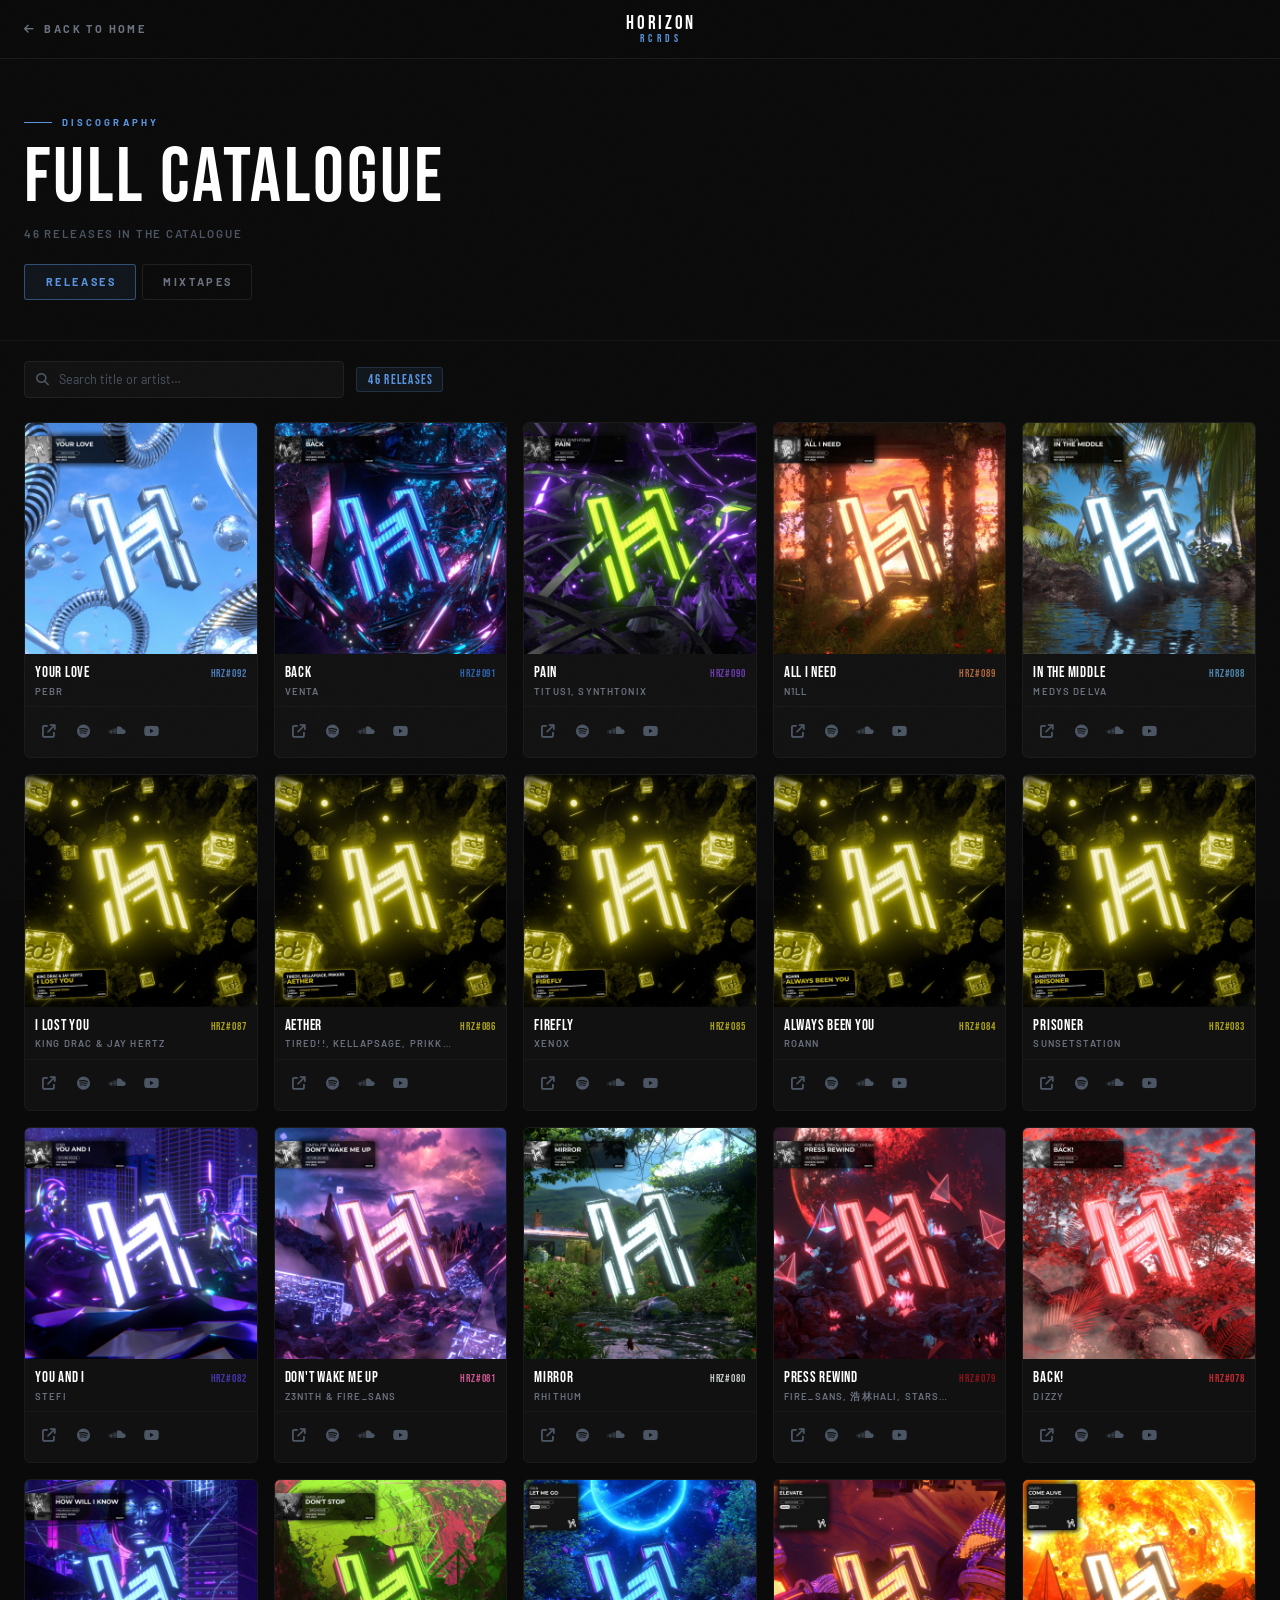
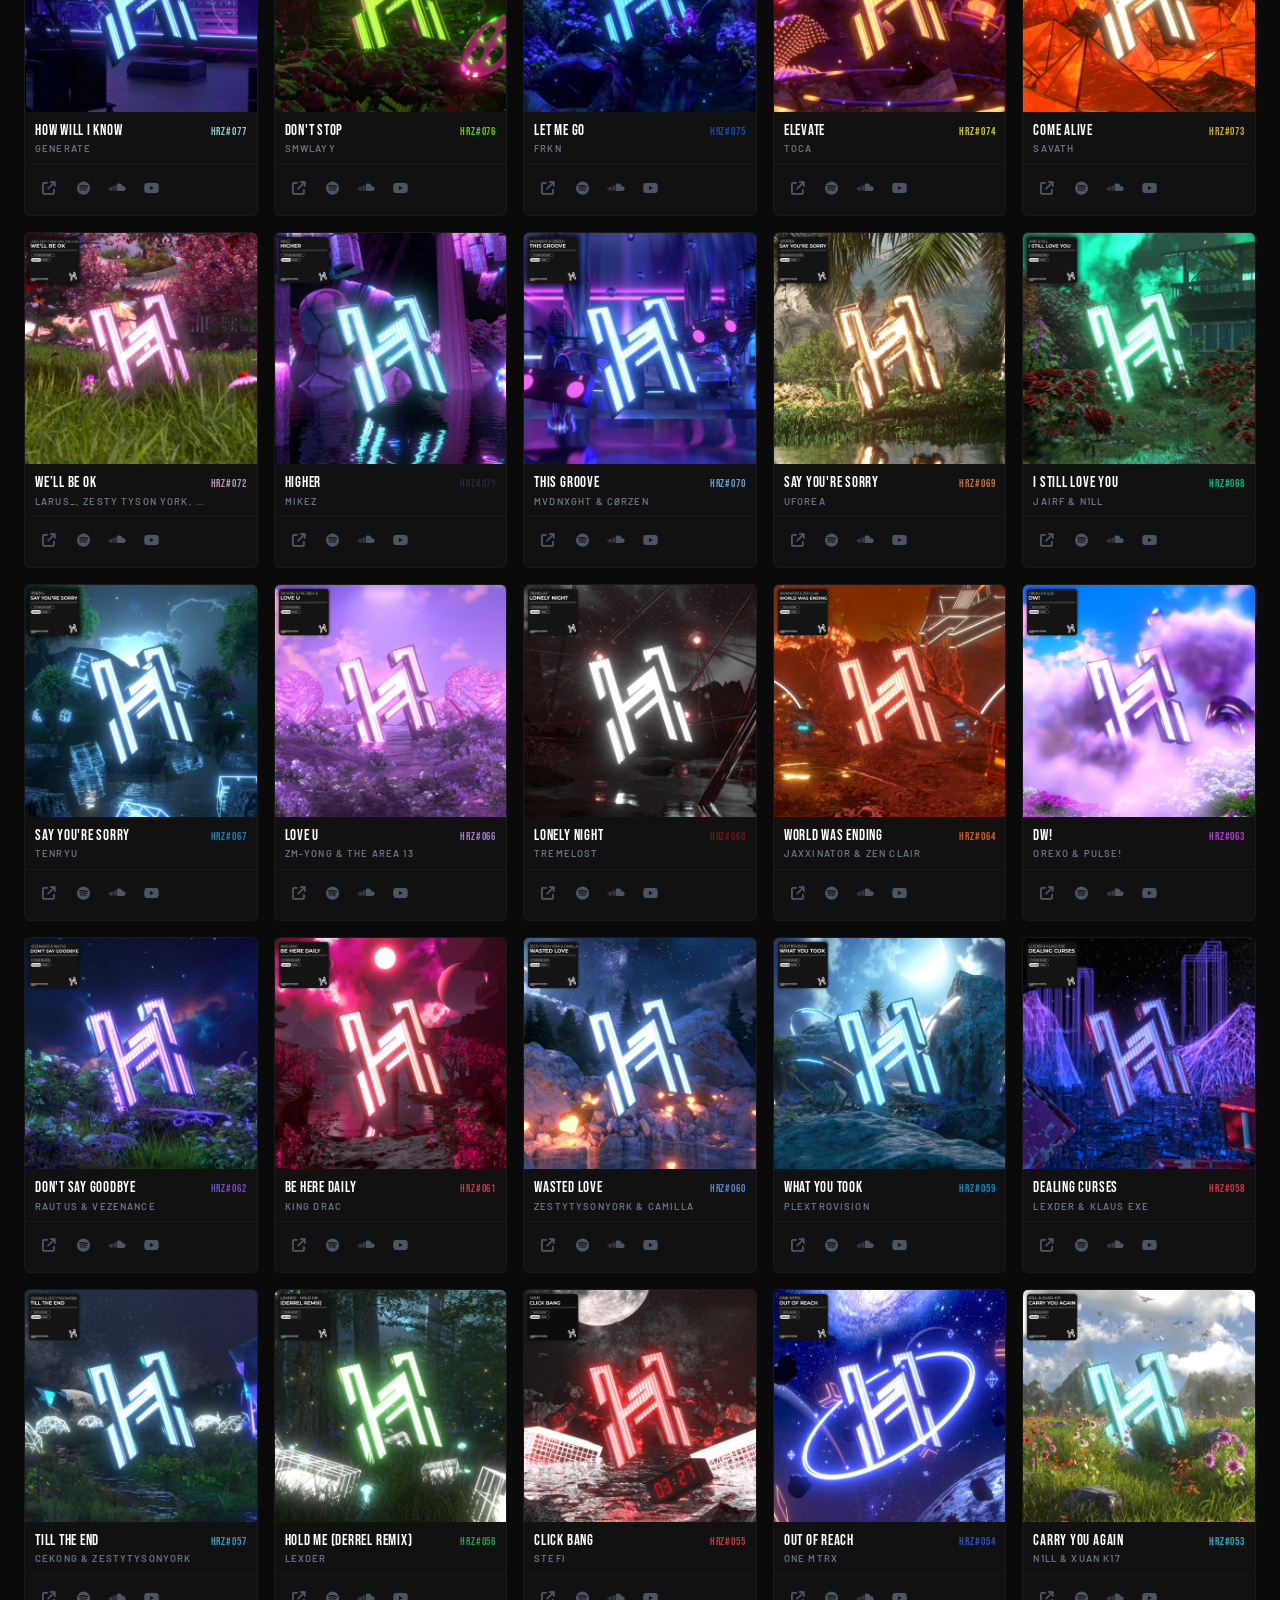
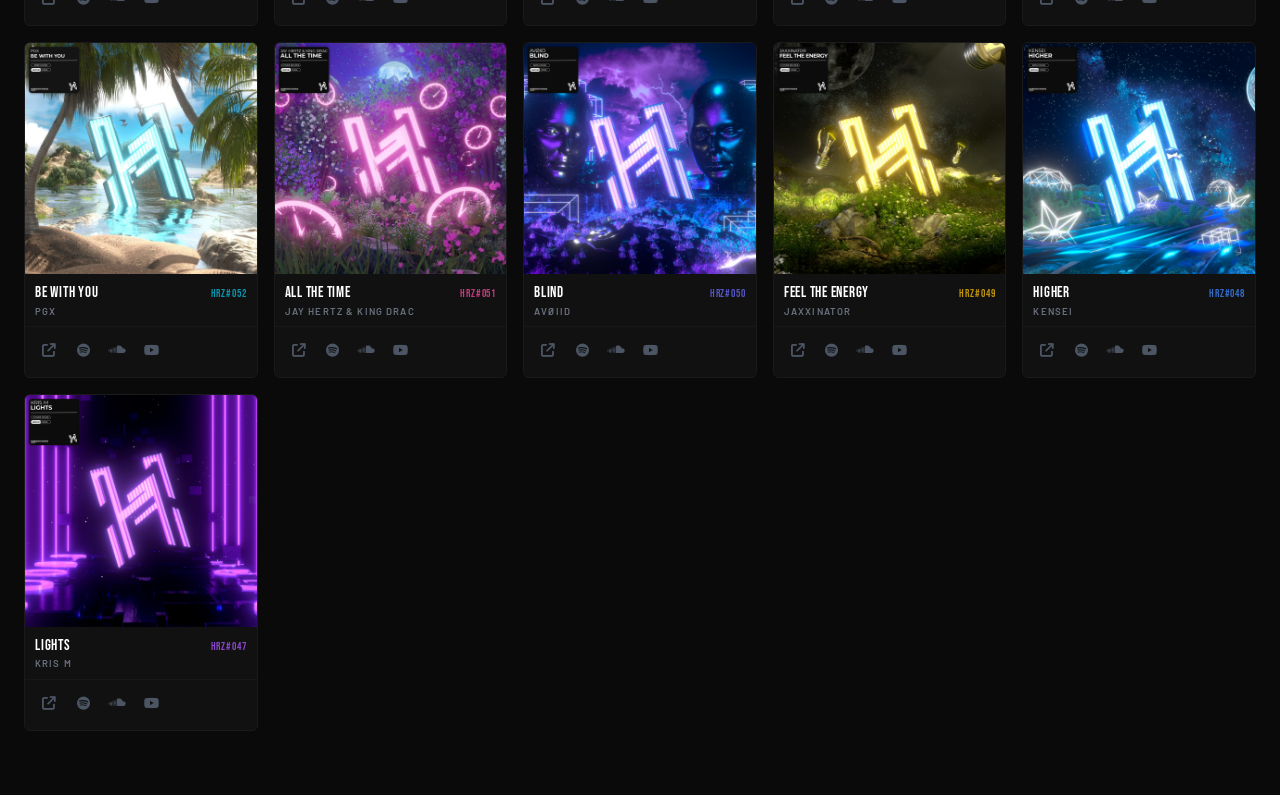
<file: catalogue.html>
<!DOCTYPE html>
<html lang="en">
<head>
  <meta charset="UTF-8" />
  <meta name="viewport" content="width=device-width, initial-scale=1.0"/>
  <link rel="icon" type="image/png" href="./assets/favicon_icon.png" />
  <title>Full Catalogue — HORIZON RCRDS</title>
  <link rel="stylesheet" href="https://cdnjs.cloudflare.com/ajax/libs/font-awesome/6.5.0/css/all.min.css" media="print" onload="this.media='all'"/><noscript><link rel="stylesheet" href="https://cdnjs.cloudflare.com/ajax/libs/font-awesome/6.5.0/css/all.min.css"/></noscript>
  <link href="https://fonts.googleapis.com/css2?family=Bebas+Neue&family=Barlow:wght@300;400;600;700&display=swap" rel="stylesheet"/>

  <style>
    :root {
      --accent-color:     #ffffff;
      --accent-color-rgb: 255, 255, 255;
    }

    *, *::before, *::after { box-sizing: border-box; }
    html { scroll-behavior: smooth; }

    body {
      background: #0a0a0a;
      color: #e5e7eb;
      font-family: 'Barlow', sans-serif;
      min-height: 100vh;
      overflow-x: hidden;
    }

    /* Grain */
    body::before {
      content: '';
      position: fixed; inset: 0;
      background-image: url("data:image/svg+xml,%3Csvg viewBox='0 0 200 200' xmlns='http://www.w3.org/2000/svg'%3E%3Cfilter id='n'%3E%3CfeTurbulence type='fractalNoise' baseFrequency='0.85' numOctaves='4' stitchTiles='stitch'/%3E%3C/filter%3E%3Crect width='100%25' height='100%25' filter='url(%23n)' opacity='1'/%3E%3C/svg%3E");
      opacity: 0.028; pointer-events: none; z-index: 9999; background-size: 180px 180px;
    }


    /* ── HEADER ── */
    header {
      position: sticky; top: 0; z-index: 50;
      background: rgba(10,10,10,0.96);
      border-bottom: 1px solid #1a1a1a;
      padding: 14px 24px;
      display: flex; align-items: center; justify-content: space-between;
      gap: 16px;
    }
    .back-link {
      display: inline-flex; align-items: center; gap: 8px;
      font-family: 'Barlow', sans-serif; font-size: 0.68rem;
      font-weight: 700; letter-spacing: 0.22em; text-transform: uppercase;
      color: #6b7280; text-decoration: none;
      transition: color 0.2s;
    }
    .back-link:hover { color: var(--accent-color); }

    .header-brand {
      display: flex; flex-direction: column; align-items: center; line-height: 1;
    }
    .header-brand span:first-child {
      font-family: 'Bebas Neue', sans-serif; font-size: 1.2rem;
      letter-spacing: 0.14em; color: #fff;
    }
    .header-brand span:last-child {
      font-family: 'Bebas Neue', sans-serif; font-size: 0.7rem;
      letter-spacing: 0.4em; color: var(--accent-color);
      transition: color 0.5s;
    }

    /* ── PAGE TITLE ── */
    .page-hero {
      padding: 56px 24px 40px;
      max-width: 1400px; margin: 0 auto;
      border-bottom: 1px solid #141414;
    }
    .page-label {
      font-size: 0.6rem; font-weight: 700; letter-spacing: 0.32em;
      text-transform: uppercase; color: var(--accent-color);
      display: flex; align-items: center; gap: 10px; margin-bottom: 10px;
      transition: color 0.5s;
    }
    .page-label::before {
      content: ''; display: inline-block; width: 28px; height: 1px;
      background: var(--accent-color); transition: background 0.5s;
    }
    .page-title {
      font-family: 'Bebas Neue', sans-serif;
      font-size: clamp(2.8rem, 6vw, 5rem);
      letter-spacing: 0.04em; color: #fff; line-height: 1;
    }
    .page-count {
      font-size: 0.72rem; font-weight: 600; letter-spacing: 0.15em;
      text-transform: uppercase; color: #4b5563; margin-top: 8px;
    }

    /* ── VIEW TABS: Releases / Radio ── */
    .cat-tabs { display: flex; gap: 6px; margin-top: 22px; }
    .cat-tabs[hidden] { display: none; }
    .cat-tab {
      font-family: 'Barlow', sans-serif; font-size: 0.68rem; font-weight: 700;
      letter-spacing: 0.24em; text-transform: uppercase;
      padding: 9px 18px; border-radius: 3px; cursor: pointer;
      background: transparent; color: #6b7280; border: 1px solid #1f1f1f;
      transition: color 0.2s, border-color 0.2s, background 0.2s;
    }
    .cat-tab:hover { color: #e5e7eb; border-color: #2a2a2a; }
    .cat-tab.is-on {
      color: var(--accent-color); border-color: rgba(var(--accent-color-rgb), 0.45);
      background: rgba(var(--accent-color-rgb), 0.08);
    }

    /* ── SEARCH / FILTER BAR ── */
    .filter-bar {
      max-width: 1400px; margin: 0 auto;
      padding: 20px 24px;
      display: flex; align-items: center; gap: 12px; flex-wrap: wrap;
    }
    .search-wrap {
      flex: 1; min-width: 200px; max-width: 320px;
      position: relative;
    }
    .search-wrap i {
      position: absolute; left: 12px; top: 50%; transform: translateY(-50%);
      color: #4b5563; font-size: 0.8rem; pointer-events: none;
    }
    .search-input {
      width: 100%; background: #111; border: 1px solid #1f1f1f;
      border-radius: 4px; padding: 8px 12px 8px 34px;
      font-family: 'Barlow', sans-serif; font-size: 0.78rem;
      color: #e5e7eb; outline: none;
      transition: border-color 0.2s, box-shadow 0.2s;
    }
    .search-input::placeholder { color: #4b5563; }
    .search-input:focus {
      border-color: rgba(var(--accent-color-rgb), 0.4);
      box-shadow: 0 0 0 2px rgba(var(--accent-color-rgb), 0.08);
    }

    .total-badge {
      font-family: 'Bebas Neue', sans-serif; font-size: 0.82rem;
      letter-spacing: 0.1em; color: var(--accent-color);
      background: rgba(var(--accent-color-rgb), 0.08);
      border: 1px solid rgba(var(--accent-color-rgb), 0.2);
      border-radius: 3px; padding: 2px 10px; white-space: nowrap;
      transition: color 0.5s, background 0.5s, border-color 0.5s;
    }

    /* ── COMPACT GRID ── */
    .catalogue-grid {
      max-width: 1400px; margin: 0 auto;
      padding: 4px 24px 64px;
      display: grid;
      grid-template-columns: repeat(auto-fill, minmax(160px, 1fr));
      gap: 12px;
    }
    @media (min-width: 640px)  { .catalogue-grid { grid-template-columns: repeat(auto-fill, minmax(180px, 1fr)); gap: 14px; } }
    @media (min-width: 1024px) { .catalogue-grid { grid-template-columns: repeat(auto-fill, minmax(200px, 1fr)); gap: 16px; } }

    /* ── COMPACT CARD ── */
    .cat-card {
      --track-color:     #ffffff;
      --track-color-rgb: 255, 255, 255;
      background: #111; border: 1px solid #1a1a1a;
      border-radius: 6px; overflow: hidden;
      display: flex; flex-direction: column;
      cursor: pointer;
      transition: transform 0.3s cubic-bezier(.16,1,.3,1),
                  box-shadow 0.3s, border-color 0.3s;
    }
    .cat-card:hover {
      transform: translateY(-4px);
      box-shadow: 0 12px 36px rgba(0,0,0,0.7),
                  0 0 0 1px rgba(var(--track-color-rgb), 0.35),
                  0 0 20px -4px rgba(var(--track-color-rgb), 0.2);
      border-color: rgba(var(--track-color-rgb), 0.4);
    }

    /* Cover square */
    .cat-cover {
      width: 100%; aspect-ratio: 1/1;
      position: relative; overflow: hidden; background: #0d0d0d;
      flex-shrink: 0;
    }
    .cat-cover img {
      width: 100%; height: 100%; object-fit: cover; display: block;
      opacity: 0; transition: transform 0.4s ease, opacity 0.35s;
    }
    .cat-card:hover .cat-cover img { transform: scale(1.05); }
    .cat-cover-fallback {
      position: absolute; inset: 0;
      display: flex; align-items: center; justify-content: center;
      font-family: 'Bebas Neue', sans-serif;
      font-size: clamp(1rem, 3vw, 1.4rem); letter-spacing: 0.06em;
      color: var(--track-color);
      background: linear-gradient(135deg, #141414, #0a0a0a);
      text-align: center; padding: 8px; line-height: 1.2;
    }

    /* Play overlay */
    .cat-overlay {
      position: absolute; inset: 0;
      background: linear-gradient(to top, rgba(var(--track-color-rgb),0.3) 0%, rgba(0,0,0,0.55) 50%, transparent 100%);
      opacity: 0; transition: opacity 0.3s;
      display: flex; align-items: center; justify-content: center;
    }
    .cat-card:hover .cat-overlay { opacity: 1; }
    .cat-overlay-icon {
      width: 36px; height: 36px; border-radius: 50%;
      background: rgba(0,0,0,0.6);
      display: flex; align-items: center; justify-content: center;
      color: #fff; font-size: 0.75rem; border: 1px solid rgba(255,255,255,0.2);
    }

    /* Card info */
    .cat-info {
      padding: 10px 10px 8px;
      display: flex; align-items: flex-start; justify-content: space-between; gap: 6px;
    }
    .cat-title {
      font-family: 'Bebas Neue', sans-serif; font-size: 0.95rem;
      letter-spacing: 0.05em; color: #fff; line-height: 1.15;
      white-space: nowrap; overflow: hidden; text-overflow: ellipsis;
    }
    .cat-artist {
      font-size: 0.6rem; font-weight: 600; letter-spacing: 0.12em;
      text-transform: uppercase; color: #6b7280; margin-top: 2px;
      white-space: nowrap; overflow: hidden; text-overflow: ellipsis;
    }
    .cat-badge {
      font-family: 'Bebas Neue', sans-serif; font-size: 0.68rem;
      letter-spacing: 0.08em; color: var(--track-color);
      white-space: nowrap; flex-shrink: 0; margin-top: 2px;
      opacity: 0.8;
    }

    /* Icons row */
    .cat-icons {
      padding: 0 8px 10px;
      display: flex; align-items: center; gap: 2px;
      border-top: 1px solid #181818;
      padding-top: 8px;
    }
    .cat-icon {
      width: 32px; height: 32px; border-radius: 4px;
      display: inline-flex; align-items: center; justify-content: center;
      font-size: 0.85rem; color: #4b5563; text-decoration: none;
      transition: color 0.2s, background 0.2s;
    }
    .cat-icon:hover             { color: var(--track-color); background: rgba(var(--track-color-rgb),0.1); }
    .cat-icon.spotify:hover     { color: #1db954; background: rgba(29,185,84,0.1); }
    .cat-icon.soundcloud:hover  { color: #ff5500; background: rgba(255,85,0,0.1); }
    .cat-icon.youtube:hover     { color: #ff0033; background: rgba(255,0,51,0.1); }

    /* No results */
    .no-results {
      grid-column: 1/-1; text-align: center;
      padding: 64px 0; color: #4b5563;
      font-size: 0.75rem; font-weight: 600; letter-spacing: 0.2em; text-transform: uppercase;
    }

    /* Skeleton */
    .skeleton {
      background: linear-gradient(90deg, #111 25%, #1a1a1a 50%, #111 75%);
      background-size: 200% 100%;
      animation: shimmer 1.6s infinite;
      border-radius: 6px;
    }
    @keyframes shimmer { from { background-position: 200% 0; } to { background-position: -200% 0; } }

    /* Fade-in */
    .fade-in { animation: fadeIn 0.4s ease both; }
    @keyframes fadeIn { from { opacity: 0; transform: translateY(10px); } to { opacity: 1; transform: none; } }
    /* text fallback only when the cover fails to load */
  .cat-cover:has(img) .cat-cover-fallback { display: none; }
  /* ═════════ PHONES ═════════ */
  @media (max-width: 639px) {
    .catalogue-grid { grid-template-columns: repeat(2, minmax(0, 1fr)); gap: 10px; padding: 4px 16px 56px; }
    .page-hero { padding: 36px 16px 28px; }
    .filter-bar { padding-left: 16px; padding-right: 16px; }
    .back-link { padding: 14px 0; }
    .cat-icons { justify-content: space-between; padding: 2px 4px 6px; gap: 0; }
    .cat-icon { width: auto; flex: 1 1 0; max-width: 36px; height: 34px; }
    .cat-title { font-size: 0.9rem; }
    /* 16px stops iPhone from zooming the page when the search box is tapped */
    .search-input { font-size: 16px; padding-top: 10px; padding-bottom: 10px; }
  }
    /* centrado exacto: el espaciado de letras deja hueco tras la última letra; se compensa delante */
    .cat-tab { text-indent: 0.24em; }
    .total-badge { text-indent: 0.1em; padding: 3.8px calc(10px - 0.1em) 0.2px 10px; }
      /* sin barras de scroll visibles (se sigue pudiendo desplazar) */
    html, body, * { scrollbar-width: none; }
    ::-webkit-scrollbar { display: none; width: 0; height: 0; }
</style>
  <!-- Smooth scroll (Lenis, MIT: assets/vendor/LENIS-LICENSE.txt). Desktop mouse/trackpad only. -->
  <link rel="stylesheet" href="./assets/smooth-scroll.css?v=1"/>
  <script src="./assets/vendor/lenis.min.js?v=1.3.26" defer></script>
  <script src="./assets/smooth-scroll.js?v=2" defer></script>
  <link rel="stylesheet" href="./assets/tailwind.css?v=1"/>
</head>
<body>

<!-- HEADER -->
<header>
  <a href="./#releases" class="back-link" id="back-home">
    <i class="fa-solid fa-arrow-left"></i> Back to Home
  </a>

  <div class="header-brand">
    <span>HORIZON</span>
    <span>RCRDS</span>
  </div>

  <div style="width:80px;"></div><!-- balance spacer -->
</header>

<!-- PAGE HERO -->
<div class="page-hero">
  <div class="page-label">Discography</div>
  <h1 class="page-title">FULL CATALOGUE</h1>
  <p id="release-count" class="page-count">Loading releases…</p>
  <div id="cat-tabs" class="cat-tabs" role="tablist" aria-label="Catalogue" hidden>
    <button type="button" class="cat-tab is-on" role="tab" aria-selected="true" data-view="releases">Releases</button>
    <button type="button" class="cat-tab" role="tab" aria-selected="false" data-view="radio">Mixtapes</button>
  </div>
</div>

<!-- FILTER BAR -->
<div class="filter-bar">
  <div class="search-wrap">
    <i class="fa-solid fa-magnifying-glass"></i>
    <input id="search-input" class="search-input" type="text"
           placeholder="Search title or artist…" autocomplete="off" />
  </div>
  <span id="count-badge" class="total-badge" style="display:none;"></span>
</div>

<!-- CATALOGUE GRID -->
<div id="catalogue-grid" class="catalogue-grid">
  <!-- 12 skeleton placeholders while loading -->
  <div class="skeleton" style="aspect-ratio:3/4;"></div>
  <div class="skeleton" style="aspect-ratio:3/4;"></div>
  <div class="skeleton" style="aspect-ratio:3/4;"></div>
  <div class="skeleton" style="aspect-ratio:3/4;"></div>
  <div class="skeleton" style="aspect-ratio:3/4;"></div>
  <div class="skeleton" style="aspect-ratio:3/4;"></div>
  <div class="skeleton" style="aspect-ratio:3/4;"></div>
  <div class="skeleton" style="aspect-ratio:3/4;"></div>
  <div class="skeleton" style="aspect-ratio:3/4;"></div>
  <div class="skeleton" style="aspect-ratio:3/4;"></div>
  <div class="skeleton" style="aspect-ratio:3/4;"></div>
  <div class="skeleton" style="aspect-ratio:3/4;"></div>
</div>

<script>
/* ── Color utilities ─────────────────────────── */
function hexToRgb(hex) {
  hex = hex.trim().replace(/^#/, '');
  if (hex.length === 3) hex = hex.split('').map(c => c + c).join('');
  const n = parseInt(hex, 16);
  return isNaN(n) ? null : { r: (n >> 16) & 255, g: (n >> 8) & 255, b: n & 255 };
}
function rgbStr(hex) {
  const c = hexToRgb(hex);
  return c ? `${c.r}, ${c.g}, ${c.b}` : '255, 255, 255';
}
function safeColor(color) {
  return (color && /^#[0-9a-fA-F]{3,6}$/.test(color.trim())) ? color.trim() : '#ffffff';
}

/* ── Apply accent from releases[0].color ─────── */
function applyAccent(color) {
  const safe = safeColor(color);
  document.documentElement.style.setProperty('--accent-color',     safe);
  document.documentElement.style.setProperty('--accent-color-rgb', rgbStr(safe));
}

/* ── Image path helper ───────────────────────── */
    /* Seguridad: los datos (también los que llegan de SoundCloud) se limpian antes de pintarlos:
   enlaces solo http(s), imágenes solo archivos o https, colores #hex, textos sin < > " (nada de HTML). */
window.hzSafe = function (list) {
  function val(k, v) {
    if (typeof v === 'string') {
      var t = v.trim();
      if (/(^|_)(link|url|href)$/i.test(k)) return /^https?:\/\/[^\s"'<>]+$/i.test(t) ? t : '';
      if (/^(image|preview|cover|audio)$/i.test(k)) return /^(https:\/\/[^\s"'<>]+|(\.?\/)?(?!.*\.\.)[\w\/.-]{1,200})$/i.test(t) ? t : '';
      if (k === 'color') return /^#[0-9a-f]{3,8}$/i.test(t) ? t : '';
      return v.replace(/</g, '‹').replace(/>/g, '›').replace(/"/g, '”');
    }
    if (Array.isArray(v)) return v.map(function (x) { return val(k, x); });
    if (v && typeof v === 'object') { var o = {}; for (var kk in v) if (Object.prototype.hasOwnProperty.call(v, kk)) o[kk] = val(kk, v[kk]); return o; }
    return v;
  }
  return Array.isArray(list) ? list.map(function (r) { return val('', r); }) : list;
};
function imgPath(f) {
  if (!f) return '';
  if (f.startsWith('http') || f.startsWith('./') || f.startsWith('/')) return f;
  return './assets/' + f;
}

/* ── Build compact card ──────────────────────── */
function buildCatCard(r, idx) {
  const card  = document.createElement('div');
  card.className = 'cat-card fade-in';
  card.style.animationDelay = (idx % 24 * 0.03) + 's';

  const color    = safeColor(r.color);
  const colorRgb = rgbStr(color);
  card.style.setProperty('--track-color',     color);
  card.style.setProperty('--track-color-rgb', colorRgb);

  const imgSrc   = imgPath(r.image);
  const title    = (r.title  || 'Untitled').replace(/</g, '&lt;');
  const artist   = (r.artist || '').replace(/</g, '&lt;');
  const cat      = r.catalog_number || r.catalog || '';

  const iconStream     = r.stream_link
    ? `<a href="${r.stream_link.replace(/"/g,'&quot;')}" target="_blank" rel="noopener noreferrer"
          class="cat-icon" title="Stream" aria-label="Stream">
         <i class="fa-solid fa-arrow-up-right-from-square"></i>
       </a>` : '';
  const iconSpotify    = r.spotify_link
    ? `<a href="${r.spotify_link.replace(/"/g,'&quot;')}" target="_blank" rel="noopener noreferrer"
          class="cat-icon spotify" title="Spotify" aria-label="Spotify">
         <i class="fa-brands fa-spotify"></i>
       </a>` : '';
  const iconSoundcloud = r.soundcloud_link
    ? `<a href="${r.soundcloud_link.replace(/"/g,'&quot;')}" target="_blank" rel="noopener noreferrer"
          class="cat-icon soundcloud" title="SoundCloud" aria-label="SoundCloud">
         <i class="fa-brands fa-soundcloud"></i>
       </a>` : '';

  const iconYoutube    = r.youtube_link
    ? `<a href="${r.youtube_link.replace(/"/g,'&quot;')}" target="_blank" rel="noopener noreferrer"
          class="cat-icon youtube" title="YouTube" aria-label="YouTube">
         <i class="fa-brands fa-youtube"></i>
       </a>` : '';

  const hasIcons = iconStream || iconSpotify || iconSoundcloud || iconYoutube;

  card.innerHTML = `
    <div class="cat-cover">
      <div class="cat-cover-fallback">${artist || title}</div>
      ${imgSrc ? `<img src="${imgSrc}" alt="${title} cover" loading="lazy" />` : ''}
      <div class="cat-overlay">
        <div class="cat-overlay-icon"><i class="fa-solid fa-play" style="margin-left:2px;"></i></div>
      </div>
    </div>
    <div class="cat-info">
      <div style="min-width:0;">
        <div class="cat-title">${title}</div>
        <div class="cat-artist">${artist}</div>
      </div>
      ${cat ? `<span class="cat-badge">${cat}</span>` : ''}
    </div>
    ${hasIcons ? `<div class="cat-icons">${iconStream}${iconSpotify}${iconSoundcloud}${iconYoutube}</div>` : ''}
  `;

  /* Image load/error */
  const img = card.querySelector('img');
  if (img) {
    const fb = card.querySelector('.cat-cover-fallback');
    img.onload  = () => { img.style.opacity = '1'; if (fb) fb.style.display = 'none'; };
    img.onerror = () => { img.style.display = 'none'; if (fb) fb.style.display = 'flex'; };
  }

  /* Click card → the release page (mixtapes: the mixtape page) */
  const page = r.mix ? `./release?mix=${encodeURIComponent(r.mix)}&from=catalogue` : r.id && !r.open_link ? `./release?id=${encodeURIComponent(r.id)}&from=catalogue` : '';
  const openUrl = r.stream_link || r.open_link;
  if (page || openUrl) {
    card.addEventListener('click', (e) => {
      if (e.target.closest('a')) return;
      if (page) location.href = page;
      else window.open(openUrl, '_blank', 'noopener,noreferrer');
    });
  }

  return card;
}

/* ── Render filtered list ────────────────────── */
let allReleases = [];
let allMixtapes = [];   /* mixtapes.json, mapped to the same card shape */
let view = location.hash === '#radio' ? 'radio' : 'releases';
const noun = n => view === 'radio' ? `mixtape${n !== 1 ? 's' : ''}` : `release${n !== 1 ? 's' : ''}`;
const currentList = () => view === 'radio' ? allMixtapes : allReleases;

/* Cards are built once per tab and then only shown or hidden: typing in the search box no longer
   rebuilds the grid (which reloaded every cover and replayed the fade-in on each letter). */
const cardCache = new WeakMap();
let shownView = null;
function cardFor(r, i) {
  let card = cardCache.get(r);
  if (!card) {
    card = buildCatCard(r, i);
    /* the entrance fade plays once; showing the card again after a search must not replay it */
    card.addEventListener('animationend', () => { card.classList.remove('fade-in'); card.style.animationDelay = ''; }, { once: true });
    cardCache.set(r, card);
  }
  return card;
}
function renderGrid(list) {
  const grid  = document.getElementById('catalogue-grid');
  const badge = document.getElementById('count-badge');
  const all = currentList();

  if (shownView !== view) {            /* first time, or the other tab: put this tab's cards in the grid */
    grid.innerHTML = '';
    all.forEach((r, i) => grid.appendChild(cardFor(r, i)));
    shownView = view;
  }
  const keep = new Set(list);
  all.forEach(r => { cardCache.get(r).style.display = keep.has(r) ? '' : 'none'; });

  let empty = grid.querySelector('.no-results');
  if (!list.length) {
    if (!empty) { empty = document.createElement('div'); empty.className = 'no-results'; grid.appendChild(empty); }
    empty.textContent = `No ${noun(0)} found`;
    empty.style.display = '';
  } else if (empty) {
    empty.style.display = 'none';
  }

  if (badge) {
    badge.textContent  = `${list.length} ${noun(list.length)}`;
    badge.style.display = 'inline';
  }
}

/* ── Search filter ───────────────────────────── */
function filterReleases(query) {
  const q = query.toLowerCase().trim();
  if (!q) return currentList();
  return currentList().filter(r =>
    (r.title  || '').toLowerCase().includes(q) ||
    (r.artist || '').toLowerCase().includes(q) ||
    (r.catalog_number || r.catalog || '').toLowerCase().includes(q)
  );
}

document.getElementById('search-input').addEventListener('input', (e) => {
  renderGrid(filterReleases(e.target.value));
});

/* ── Fetch & boot ────────────────────────────── */
async function loadCatalogue() {
  try {
    const res  = await fetch('./releases.json', { cache: 'no-cache' });
    if (!res.ok) throw new Error(`HTTP ${res.status}`);
    const data = hzSafe(await res.json());

    if (!Array.isArray(data) || !data.length) throw new Error('Empty');

    allReleases = data;

    /* Apply accent from latest release */
    if (data[0] && data[0].color) applyAccent(data[0].color);

    /* Radio mixtapes (optional: without mixtapes.json there are no tabs) */
    try {
      const mres = await fetch('./mixtapes.json', { cache: 'no-cache' });
      const mix = mres.ok ? hzSafe(await mres.json()) : [];
      if (Array.isArray(mix) && mix.length) {
        allMixtapes = mix.map(m => ({
          title: m.number ? `Horizon Mixtape ${m.number}` : (m.title || 'Horizon Mixtape'),
          artist: m.artist || '',
          catalog: 'Mixtape',
          image: m.image,
          color: m.color,
          soundcloud_link: m.soundcloud_link,
          youtube_link: m.youtube_link,
          open_link: m.soundcloud_link,
          mix: m.id,
        }));
        document.getElementById('cat-tabs').hidden = false;
      }
    } catch (e) { /* no radio yet */ }
    if (!allMixtapes.length) view = 'releases';

    showView(view);

  } catch (err) {
    console.error('[HORIZON RCRDS] catalogue fetch failed:', err);
    document.getElementById('catalogue-grid').innerHTML =
      '<div class="no-results">Could not load releases — check the console.</div>';
  }
}

/* ── Releases / Radio tabs ───────────────────── */
/* "Back to Home" returns to the matching section of the home page (Releases or Radio).
   Coming straight from the home page, it goes back in history so the home opens where it was left. */
const backHome = document.getElementById('back-home');
backHome.addEventListener('click', e => {
  let ref = null;
  try { ref = document.referrer ? new URL(document.referrer) : null; } catch (err) {}
  const fromHome = ref && ref.origin === location.origin && /(^|\/)(index\.html)?$/.test(ref.pathname);
  if (fromHome && history.length > 1) { e.preventDefault(); history.back(); }
});

function showView(v) {
  view = v === 'radio' && allMixtapes.length ? 'radio' : 'releases';
  backHome.href = './#' + (view === 'radio' ? 'radio' : 'releases');
  document.querySelectorAll('.cat-tab').forEach(t => {
    const on = t.dataset.view === view;
    t.classList.toggle('is-on', on);
    t.setAttribute('aria-selected', on ? 'true' : 'false');
  });
  const list = currentList();
  const countEl = document.getElementById('release-count');
  if (countEl) countEl.textContent = `${list.length} ${noun(list.length)} in the catalogue`;
  const input = document.getElementById('search-input');
  input.placeholder = view === 'radio' ? 'Search mixtape or guest…' : 'Search title or artist…';
  renderGrid(filterReleases(input.value));
}
document.getElementById('cat-tabs').addEventListener('click', e => {
  const t = e.target.closest('.cat-tab');
  if (!t) return;
  history.replaceState(null, '', t.dataset.view === 'radio' ? '#radio' : location.pathname);
  showView(t.dataset.view);
});
window.addEventListener('hashchange', () => showView(location.hash === '#radio' ? 'radio' : 'releases'));

loadCatalogue();
</script>
</body>
</html>
</file>
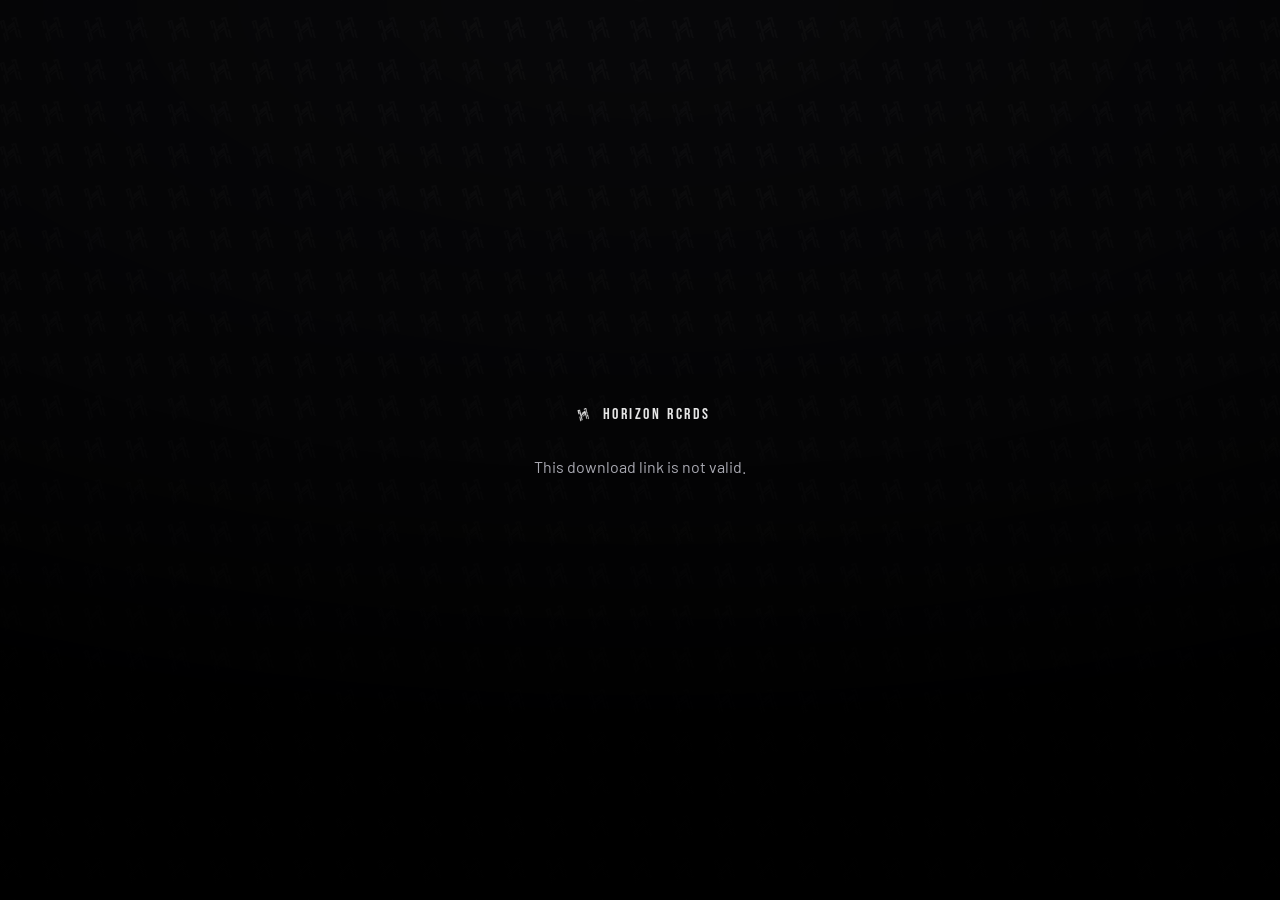
<file: download.html>
<!doctype html>
<html lang="en">
<head>
<meta charset="utf-8">
<meta name="viewport" content="width=device-width, initial-scale=1">
<title>Free download — HORIZON RCRDS</title>
<meta name="robots" content="noindex">
<link rel="icon" href="/assets/favicon_icon.png">
<link rel="preconnect" href="https://fonts.googleapis.com"><link rel="preconnect" href="https://fonts.gstatic.com" crossorigin>
<link href="https://fonts.googleapis.com/css2?family=Bebas+Neue&family=Barlow:wght@400;500;600;700&display=swap" rel="stylesheet">
<style>
  :root { --acc: #ff5500; --bg: #08080a; --text: #f4f4f5; --soft: #a9a9b2; }
  * { box-sizing: border-box; }
  html, body { margin: 0; min-height: 100%; }
  body { background: var(--bg); color: var(--text); font: 400 16px/1.6 'Barlow', system-ui, sans-serif; -webkit-font-smoothing: antialiased; overflow-x: hidden; }
  #bg { position: fixed; inset: -60px; background-size: cover; background-position: center; filter: blur(60px) saturate(1.4) brightness(.5); transform: scale(1.15); z-index: -2; opacity: 0; transition: opacity .6s; }
  #bg.on { opacity: 1; }
  #tint { position: fixed; inset: 0; background: radial-gradient(120% 80% at 50% 0%, transparent, rgba(0,0,0,.5) 65%, rgba(0,0,0,.92)); z-index: -1; }
  /* la H de Horizon repetida, muy sutil */
  #pattern { position: fixed; inset: 0; background-image: url(/assets/logo.png); background-repeat: repeat; background-position: center; background-size: 42px; opacity: .022; z-index: -1; pointer-events: none; }
  main { --w: min(92vw, 52vh); width: 100%; min-height: 100dvh; margin: 0 auto; padding: 12px 18px; display: flex; flex-direction: column; align-items: center; justify-content: center; text-align: center; gap: 0; }
  .brand { display: inline-flex; align-items: center; gap: 9px; color: #fff; text-decoration: none; margin-bottom: 12px; opacity: .9; }
  .brand img { height: 22px; }
  .brand span { font: 400 16px/1 'Bebas Neue', sans-serif; letter-spacing: .16em; margin-right: -.16em; }
  .cover { width: var(--w); aspect-ratio: 1; border-radius: 20px; object-fit: cover; background: #000;
    box-shadow: 0 30px 70px rgba(0,0,0,.6), 0 0 0 1px rgba(255,255,255,.07), 0 16px 120px -10px var(--acc); }
  .eyebrow { margin: 18px 0 0; font: 700 11px/1 'Barlow', sans-serif; letter-spacing: .3em; text-transform: uppercase; color: var(--acc); }
  h1 { font: 400 clamp(34px, 9vw, 54px)/.9 'Bebas Neue', sans-serif; margin: 8px 0 1px; }
  .artist { color: var(--soft); font-size: 15px; margin: 0; }
  .unlock { margin: 16px 0 0; font-size: 14px; font-weight: 600; color: var(--text); }
  .unlock b { color: var(--acc); }
  .btn { display: inline-flex; align-items: center; justify-content: center; gap: 11px; width: var(--w); max-width: 460px; margin-top: 14px; padding: 15px 20px; border: 0; border-radius: 12px;
    font: 700 13px/1 'Barlow', sans-serif; letter-spacing: .1em; text-transform: uppercase; cursor: pointer; text-decoration: none; transition: transform .1s, box-shadow .2s, opacity .2s; }
  .btn:active { transform: translateY(1px); }
  .btn.sc { background: linear-gradient(180deg, #ff6a2b, #ff4d00); color: #fff; box-shadow: 0 14px 34px -8px rgba(255,80,0,.75); }
  .btn.sc:disabled { opacity: .5; box-shadow: none; cursor: default; }
  .btn.dl { background: #fff; color: #0a0a0b; box-shadow: 0 14px 36px -8px rgba(255,255,255,.45); }
  .note { margin: 11px 2px 0; font-size: 11px; line-height: 1.5; color: #7c7c85; max-width: var(--w); }
  .err { color: #ff6b6b; font-size: 13px; margin: 12px 0 0; }
  .ok-badge { display: inline-flex; align-items: center; gap: 7px; margin-top: 16px; color: #22c55e; font-size: 12px; font-weight: 700; letter-spacing: .16em; text-transform: uppercase; }
  .done-msg { color: var(--soft); font-size: 14px; margin: 8px 0 0; }
  .socials { display: flex; gap: 20px; justify-content: center; margin-top: 12px; }
  .socials a { color: #8a8a93; width: 22px; height: 22px; display: inline-flex; transition: color .2s, transform .1s; }
  .socials a:hover { color: var(--acc); transform: translateY(-2px); }
  .socials svg { width: 100%; height: 100%; }
  .follow-lbl { margin: 14px 0 0; font: 700 10px/1 'Barlow', sans-serif; letter-spacing: .26em; text-transform: uppercase; color: #6b6b74; }
  .foot { margin-top: 24px; font-size: 11px; letter-spacing: .1em; color: #6b6b74; }
  .foot a { color: var(--soft); text-decoration: none; }
  .msg { color: var(--soft); }
</style>
</head>
<body>
<div id="bg"></div><div id="pattern"></div><div id="tint"></div>
<main id="root"><p class="msg">Loading…</p></main>
<script>
(() => {
  const root = document.getElementById('root'), bg = document.getElementById('bg');
  const esc = s => String(s ?? '').replace(/[&<>"']/g, c => ({ '&': '&amp;', '<': '&lt;', '>': '&gt;', '"': '&quot;', "'": '&#39;' }[c]));
  const id = (location.pathname.match(/^\/download\/([\w-]+)/) || [])[1] || '';
  const params = new URLSearchParams(location.search);
  const brand = '<a class="brand" href="/"><img src="/assets/logo.png" alt=""><span>HORIZON RCRDS</span></a>';
  const img = f => !f ? '' : /^(https?:|\/)/.test(f) ? f : '/assets/' + f;
  const scLogo = '<svg width="22" height="22" viewBox="0 0 24 24" fill="currentColor" aria-hidden="true"><path d="M1 15a1 1 0 0 0 2 0v-4a1 1 0 0 0-2 0zm3 1a1 1 0 0 0 2 0V9a1 1 0 0 0-2 0zm3 0a1 1 0 0 0 2 0V8a1 1 0 0 0-2 0zm3 .5a1 1 0 0 0 2 0V7a1 1 0 0 0-2 0zm3 0a1 1 0 0 0 2 0V8.5a1 1 0 0 0-2 0zM18 17h4a3 3 0 0 0 0-6 4.5 4.5 0 0 0-8.4-1.6V17z"/></svg>';
  const IG = '<svg viewBox="0 0 24 24" fill="currentColor"><path d="M12 2.2c3.2 0 3.6 0 4.9.07 1.2.06 1.8.25 2.2.42.56.22.96.48 1.38.9.42.42.68.82.9 1.38.17.4.36 1 .42 2.2.07 1.3.07 1.7.07 4.9s0 3.6-.07 4.9c-.06 1.2-.25 1.8-.42 2.2a3.7 3.7 0 0 1-.9 1.38 3.7 3.7 0 0 1-1.38.9c-.4.17-1 .36-2.2.42-1.3.07-1.7.07-4.9.07s-3.6 0-4.9-.07c-1.2-.06-1.8-.25-2.2-.42a3.7 3.7 0 0 1-1.38-.9 3.7 3.7 0 0 1-.9-1.38c-.17-.4-.36-1-.42-2.2C2.2 15.6 2.2 15.2 2.2 12s0-3.6.07-4.9c.06-1.2.25-1.8.42-2.2.22-.56.48-.96.9-1.38.42-.42.82-.68 1.38-.9.4-.17 1-.36 2.2-.42C8.4 2.2 8.8 2.2 12 2.2zm0 1.8c-3.1 0-3.5 0-4.7.07-1.1.05-1.7.23-2.1.4-.5.2-.9.44-1.3.84-.4.4-.64.8-.84 1.3-.17.4-.35 1-.4 2.1-.06 1.2-.06 1.6-.06 4.3s0 3.1.06 4.3c.05 1.1.23 1.7.4 2.1.2.5.44.9.84 1.3.4.4.8.64 1.3.84.4.17 1 .35 2.1.4 1.2.06 1.6.07 4.7.07s3.5 0 4.7-.07c1.1-.05 1.7-.23 2.1-.4.5-.2.9-.44 1.3-.84.4-.4.64-.8.84-1.3.17-.4.35-1 .4-2.1.06-1.2.07-1.6.07-4.3s0-3.1-.07-4.3c-.05-1.1-.23-1.7-.4-2.1a3.5 3.5 0 0 0-.84-1.3 3.5 3.5 0 0 0-1.3-.84c-.4-.17-1-.35-2.1-.4C15.5 4 15.1 4 12 4zm0 3.1a4.9 4.9 0 1 1 0 9.8 4.9 4.9 0 0 1 0-9.8zm0 1.8a3.1 3.1 0 1 0 0 6.2 3.1 3.1 0 0 0 0-6.2zm5.1-.3a1.15 1.15 0 1 1-2.3 0 1.15 1.15 0 0 1 2.3 0z"/></svg>';
  const YT = '<svg viewBox="0 0 24 24" fill="currentColor"><path d="M23 7.5a3 3 0 0 0-2.1-2.1C19 4.9 12 4.9 12 4.9s-7 0-8.9.5A3 3 0 0 0 1 7.5 31 31 0 0 0 .5 12 31 31 0 0 0 1 16.5a3 3 0 0 0 2.1 2.1c1.9.5 8.9.5 8.9.5s7 0 8.9-.5a3 3 0 0 0 2.1-2.1A31 31 0 0 0 23.5 12 31 31 0 0 0 23 7.5zM9.8 15.3V8.7l5.7 3.3-5.7 3.3z"/></svg>';
  const SP = '<svg viewBox="0 0 24 24" fill="currentColor"><path d="M12 2a10 10 0 1 0 0 20 10 10 0 0 0 0-20zm4.6 14.4a.62.62 0 0 1-.86.2c-2.35-1.43-5.3-1.76-8.8-.96a.62.62 0 1 1-.28-1.22c3.8-.87 7.1-.5 9.74 1.12.3.18.4.57.2.86zm1.23-2.73a.78.78 0 0 1-1.07.26c-2.7-1.66-6.8-2.14-10-1.17a.78.78 0 1 1-.45-1.5c3.65-1.1 8.17-.56 11.27 1.34.37.23.49.71.25 1.07zm.1-2.85C14.72 8.98 9.5 8.8 6.46 9.72a.94.94 0 1 1-.54-1.8c3.5-1.05 9.26-.85 12.9 1.31a.94.94 0 0 1-.96 1.62z"/></svg>';
  const SOCIALS = [['SoundCloud', 'https://soundcloud.com/horizonirecords', scLogo], ['Instagram', 'https://www.instagram.com/horizon_rcrds/', IG], ['YouTube', 'https://www.youtube.com/@HORIZONRCRDS', YT], ['Spotify', 'https://open.spotify.com/user/315n3grwllchjxzjrsem7uqv5bse', SP]];
  const socials = '<p class="follow-lbl">Follow HORIZON RCRDS</p><div class="socials">' + SOCIALS.map(([n, u, s]) => `<a href="${u}" target="_blank" rel="noopener" aria-label="${n}">${s}</a>`).join('') + '</div>';

  async function load() {
    // sin release (p. ej. la conexión con SoundCloud caducó): el motivo que mandó el servidor, si lo hay
    if (!id) { root.innerHTML = brand + '<p class="msg">' + esc(params.get('error') ? params.get('error') :'This download link is not valid.') + '</p>'; return; }
    let d;
    try {
      const r = await fetch('/api/public/download/' + encodeURIComponent(id), { cache: 'no-store' });
      d = await r.json();
      if (!r.ok) throw new Error(d.message || 'This download is not available.');
      if (d.moved && /^[\w-]+$/.test(d.moved)) { location.replace('/download/' + d.moved + location.search); return; }
    } catch (e) { root.innerHTML = brand + '<p class="msg">' + esc(e.message) + '</p>'; return; }

    if (d.color && /^#[0-9a-f]{3,6}$/i.test(d.color)) document.documentElement.style.setProperty('--acc', d.color);
    if (d.image) { bg.style.backgroundImage = `url("${img(d.image).replace(/"/g, '%22')}")`; bg.classList.add('on'); }
    document.title = (d.artist ? d.artist + ' – ' : '') + (d.title || 'Download') + ' — HORIZON RCRDS';

    const head = brand +
      (d.image ? '<img class="cover" src="' + esc(img(d.image)) + '" alt="">' : '') +
      '<h1 style="margin-top:20px">' + esc(d.title || 'Download') + '</h1>' +
      (d.artist ? '<p class="artist">' + esc(d.artist) + '</p>' : '');

    const dl = params.get('dl');
    if (dl) {
      root.innerHTML = head +
        '<span class="ok-badge"><svg width="15" height="15" viewBox="0 0 24 24" fill="none" stroke="currentColor" stroke-width="3" stroke-linecap="round" stroke-linejoin="round"><path d="M20 6 9 17l-5-5"/></svg>Download ready</span>' +
        '<a class="btn dl" href="/api/public/download/' + encodeURIComponent(id) + '/file?t=' + encodeURIComponent(dl) + '">↓ Download the Extended Mix</a>' + socials;
      return;
    }
    const error = params.get('error');
    root.innerHTML = head +
      '<p class="unlock">Connect your SoundCloud to get the free <b>Extended Mix</b></p>' +
      '<button class="btn sc" id="go">' + scLogo + 'Connect with SoundCloud</button>' +
      (error ? '<p class="err">' + esc(error) + '</p>' : '') +
      '<p class="note">' + esc(d.notice || '') + '</p>' + socials;

    document.getElementById('go').addEventListener('click', e => { const b = e.currentTarget; b.disabled = true; b.textContent = 'Connecting…'; location.href = '/api/sc/login?r=' + encodeURIComponent(id); });
  }
  load();
  // al volver con «atrás» el navegador restaura la página congelada (botón en «Connecting…»): se vuelve a montar limpia
  addEventListener('pageshow', e => { if (e.persisted) load(); });
})();
</script>
</body>
</html>
</file>
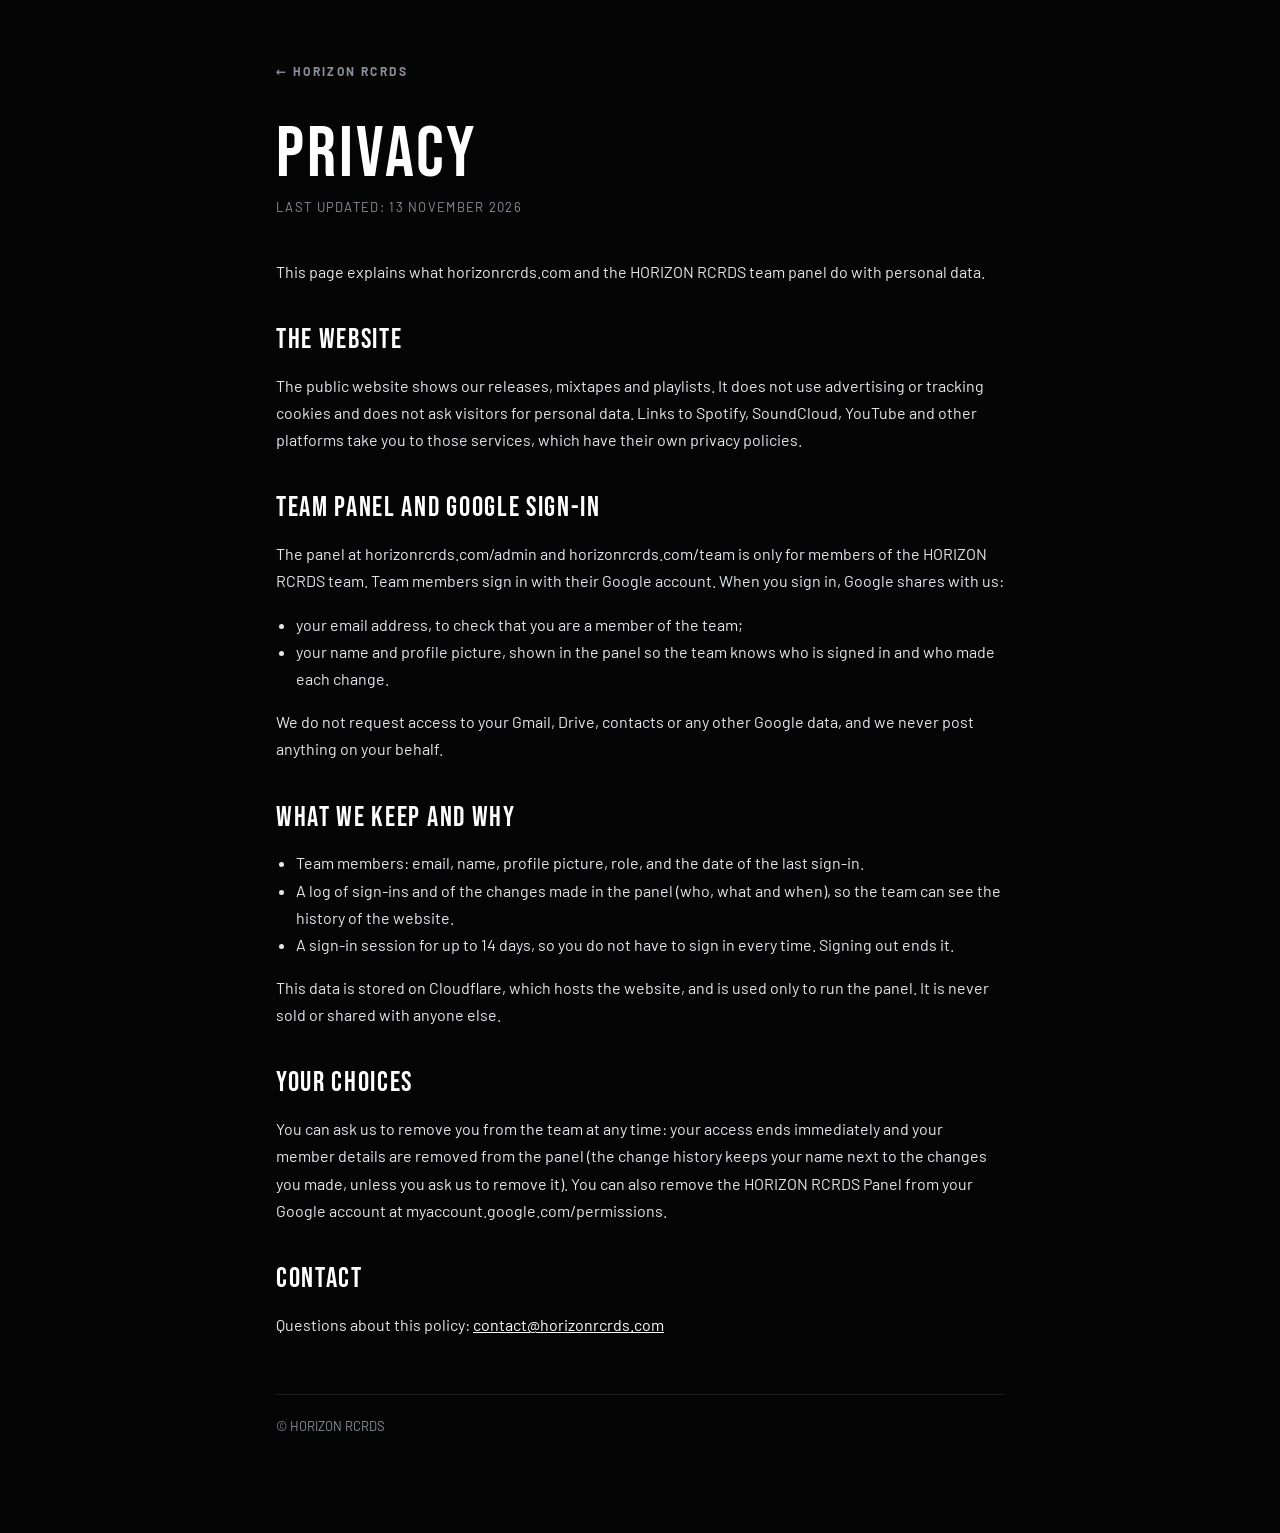
<file: privacy.html>
<!doctype html>
<html lang="en">
<head>
<meta charset="utf-8">
<meta name="viewport" content="width=device-width, initial-scale=1">
<title>Privacy — HORIZON RCRDS</title>
<meta name="description" content="Privacy policy of horizonrcrds.com and the HORIZON RCRDS team panel.">
<link rel="icon" type="image/png" href="./assets/favicon_icon.png">
<link rel="preconnect" href="https://fonts.googleapis.com">
<link rel="preconnect" href="https://fonts.gstatic.com" crossorigin>
<link rel="stylesheet" href="https://fonts.googleapis.com/css2?family=Bebas+Neue&family=Barlow:wght@400;500;600;700&display=swap">
<style>
  :root { --bg: #050505; --text: #e5e7eb; --muted: #8b8f98; --line: #1f1f1f; --accent: #ffffff; }
  * { box-sizing: border-box; }
  html, body { margin: 0; background: var(--bg); color: var(--text); }
  body { font: 400 16px/1.7 'Barlow', system-ui, sans-serif; -webkit-font-smoothing: antialiased; }
  main { width: min(760px, 100%); margin: 0 auto; padding: 56px 16px 96px; }
  a { color: #fff; }
  .home { display: inline-block; margin-bottom: 40px; color: var(--muted); font-size: 12px; font-weight: 700; letter-spacing: .2em; text-transform: uppercase; text-decoration: none; }
  .home:hover { color: #fff; }
  h1 { margin: 0 0 6px; font: 400 clamp(44px, 8vw, 72px)/.95 'Bebas Neue', sans-serif; letter-spacing: .04em; color: #fff; }
  .date { margin: 0 0 40px; color: var(--muted); font-size: 13px; letter-spacing: .1em; text-transform: uppercase; }
  h2 { margin: 40px 0 10px; font: 400 28px/1.1 'Bebas Neue', sans-serif; letter-spacing: .06em; color: #fff; }
  p, li { color: var(--text); }
  ul { padding-left: 20px; }
  footer { margin-top: 56px; padding-top: 20px; border-top: 1px solid var(--line); color: var(--muted); font-size: 13px; }
    /* sin barras de scroll visibles (se sigue pudiendo desplazar) */
    html, body, * { scrollbar-width: none; }
    ::-webkit-scrollbar { display: none; width: 0; height: 0; }
</style>
</head>
<body>
<main>
  <a class="home" href="./">← HORIZON RCRDS</a>
  <h1>Privacy</h1>
  <p class="date">Last updated: 13 November 2026</p>

  <p>This page explains what horizonrcrds.com and the HORIZON RCRDS team panel do with personal data.</p>

  <h2>The website</h2>
  <p>The public website shows our releases, mixtapes and playlists. It does not use advertising or tracking cookies and does not ask visitors for personal data. Links to Spotify, SoundCloud, YouTube and other platforms take you to those services, which have their own privacy policies.</p>

  <h2>Team panel and Google sign-in</h2>
  <p>The panel at horizonrcrds.com/admin and horizonrcrds.com/team is only for members of the HORIZON RCRDS team. Team members sign in with their Google account. When you sign in, Google shares with us:</p>
  <ul>
    <li>your email address, to check that you are a member of the team;</li>
    <li>your name and profile picture, shown in the panel so the team knows who is signed in and who made each change.</li>
  </ul>
  <p>We do not request access to your Gmail, Drive, contacts or any other Google data, and we never post anything on your behalf.</p>

  <h2>What we keep and why</h2>
  <ul>
    <li>Team members: email, name, profile picture, role, and the date of the last sign-in.</li>
    <li>A log of sign-ins and of the changes made in the panel (who, what and when), so the team can see the history of the website.</li>
    <li>A sign-in session for up to 14 days, so you do not have to sign in every time. Signing out ends it.</li>
  </ul>
  <p>This data is stored on Cloudflare, which hosts the website, and is used only to run the panel. It is never sold or shared with anyone else.</p>

  <h2>Your choices</h2>
  <p>You can ask us to remove you from the team at any time: your access ends immediately and your member details are removed from the panel (the change history keeps your name next to the changes you made, unless you ask us to remove it). You can also remove the HORIZON RCRDS Panel from your Google account at myaccount.google.com/permissions.</p>

  <h2>Contact</h2>
  <p>Questions about this policy: <a href="mailto:contact@horizonrcrds.com">contact@horizonrcrds.com</a></p>

  <footer>© HORIZON RCRDS</footer>
</main>
</body>
</html>
</file>
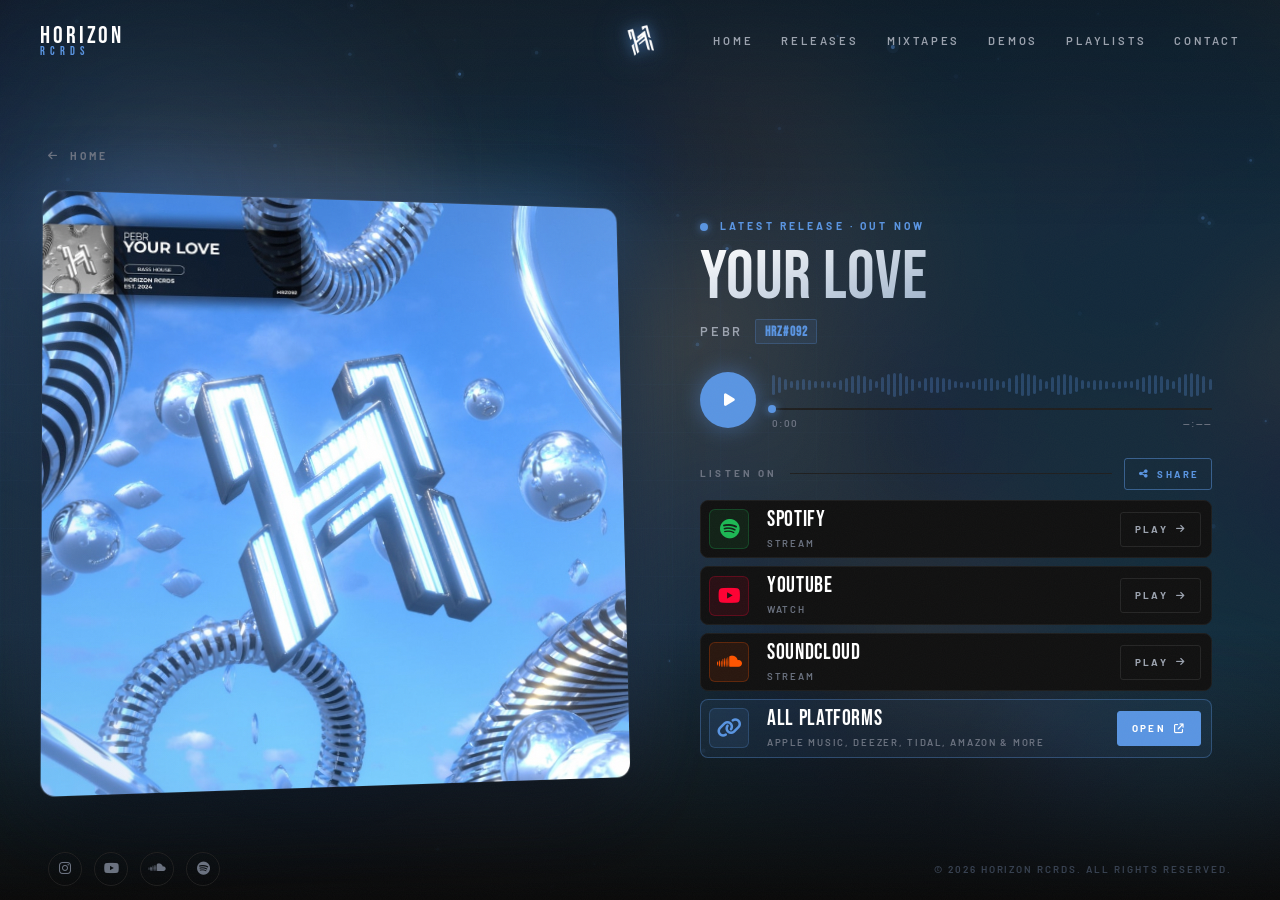
<file: release.html>
<!DOCTYPE html>
<html lang="en">
<head>
  <meta charset="UTF-8" />
  <meta name="viewport" content="width=device-width, initial-scale=1.0" />
  <script>
    /* Seguridad: los datos (también los que llegan de SoundCloud) se limpian antes de pintarlos:
       enlaces solo http(s), imágenes solo archivos o https, colores #hex, textos sin < > " (nada de HTML). */
    window.hzSafe = function (list) {
      function val(k, v) {
        if (typeof v === 'string') {
          var t = v.trim();
          if (/(^|_)(link|url|href)$/i.test(k)) return /^https?:\/\/[^\s"'<>]+$/i.test(t) ? t : '';
          if (/^(image|preview|cover|audio)$/i.test(k)) return /^(https:\/\/[^\s"'<>]+|(\.?\/)?(?!.*\.\.)[\w\/.-]{1,200})$/i.test(t) ? t : '';
          if (k === 'color') return /^#[0-9a-f]{3,8}$/i.test(t) ? t : '';
          return v.replace(/</g, '‹').replace(/>/g, '›').replace(/"/g, '”');
        }
        if (Array.isArray(v)) return v.map(function (x) { return val(k, x); });
        if (v && typeof v === 'object') { var o = {}; for (var kk in v) if (Object.prototype.hasOwnProperty.call(v, kk)) o[kk] = val(kk, v[kk]); return o; }
        return v;
      }
      return Array.isArray(list) ? list.map(function (r) { return val('', r); }) : list;
    };
    /* start downloading the release data straight away, in parallel with the styles */
    window.HZ_RELEASES = fetch('./releases.json', { cache: 'no-cache' }).then(function (r) {
      if (!r.ok) throw new Error('HTTP ' + r.status);
      return r.json().then(hzSafe);
    });
    window.HZ_RELEASES.catch(function () {});
  </script>
  <title>HORIZON RCRDS</title>
  <meta name="description" content="Listen on Spotify, SoundCloud and every platform. Released by HORIZON RCRDS." />
  <link rel="icon" type="image/png" href="./assets/favicon_icon.png" />

  <link rel="stylesheet" href="https://cdnjs.cloudflare.com/ajax/libs/font-awesome/6.5.0/css/all.min.css" media="print" onload="this.media='all'"/><noscript><link rel="stylesheet" href="https://cdnjs.cloudflare.com/ajax/libs/font-awesome/6.5.0/css/all.min.css"/></noscript>
  <link rel="preconnect" href="https://fonts.googleapis.com"/>
  <link rel="preconnect" href="https://fonts.gstatic.com" crossorigin/>
  <link href="https://fonts.googleapis.com/css2?family=Bebas+Neue&family=Barlow:ital,wght@0,300;0,400;0,600;0,700;1,300&display=swap" rel="stylesheet"/>

  <style>
    /* Same tokens and pieces as index.html: the page takes the colour of its release. */
    :root { --accent-color: #ffffff; --accent-color-rgb: 255, 255, 255; --card-ink: #000; }
    html { scroll-behavior: smooth; }
    *, *::before, *::after { box-sizing: border-box; }
    body { background-color: #0a0a0a; color: #e5e7eb; font-family: 'Barlow', sans-serif; overflow-x: hidden; margin: 0; }
    body::before {
      content: ''; position: fixed; inset: 0; pointer-events: none; z-index: 9999; opacity: 0.028; background-size: 180px 180px;
      background-image: url("data:image/svg+xml,%3Csvg viewBox='0 0 200 200' xmlns='http://www.w3.org/2000/svg'%3E%3Cfilter id='n'%3E%3CfeTurbulence type='fractalNoise' baseFrequency='0.85' numOctaves='4' stitchTiles='stitch'/%3E%3C/filter%3E%3Crect width='100%25' height='100%25' filter='url(%23n)' opacity='1'/%3E%3C/svg%3E");
    }
    :focus-visible { outline: 2px solid var(--accent-color); outline-offset: 4px; }

    /* ── NAVBAR (as on the home page) ── */
    #navbar { transition: background 0.4s; }
    #navbar.scrolled { background: rgba(10,10,10,0.96); border-bottom: 1px solid #1f1f1f; }
    .nav-link { position: relative; font-weight: 600; font-size: 0.7rem; letter-spacing: 0.25em; text-transform: uppercase; color: #9ca3af; transition: color 0.25s; text-decoration: none; }
    .nav-link::after { content: ''; position: absolute; bottom: -3px; left: 0; right: 100%; height: 1px; background: var(--accent-color); transition: right 0.3s ease; }
    .nav-link:hover { color: #e5e7eb; }
    .nav-link:hover::after { right: 0; }
    .accent-line { background: var(--accent-color); }
    #nav-menu { transition: max-height 0.4s ease, opacity 0.4s; max-height: 0; overflow: hidden; opacity: 0; }

    /* ── RELEASE HERO ── */
    .rel-bg {
      background:
        radial-gradient(ellipse 70% 55% at 30% 45%, rgba(var(--accent-color-rgb), 0.10) 0%, transparent 70%),
        radial-gradient(ellipse 40% 30% at 85% 85%, rgba(var(--accent-color-rgb), 0.05) 0%, transparent 60%),
        #0a0a0a;
      min-height: 100vh; min-height: 100svh;
    }
    .rel-grid { display: grid; grid-template-columns: minmax(0, 1.05fr) minmax(0, 0.95fr); gap: clamp(36px, 5vw, 84px); align-items: center; }
    @media (max-width: 1023px) { .rel-grid { grid-template-columns: minmax(0, 1fr); gap: 40px; } }

    .back-link { display: inline-flex; align-items: center; gap: 10px; font-size: 0.65rem; font-weight: 700; letter-spacing: 0.28em; text-transform: uppercase; color: #6b7280; text-decoration: none; transition: color 0.2s; margin-bottom: 28px; }
    .back-link:hover { color: var(--accent-color); }

    /* cover floating in 3D, same as the home stage */
    .stage { position: relative; perspective: 1400px; }
    .stage-tilt { position: relative; transform-style: preserve-3d; transition: transform 0.6s cubic-bezier(.16,1,.3,1); pointer-events: none; }
    .stage-tilt .stage-cover { pointer-events: auto; }
    .stage-cover {
      position: relative; width: 100%; max-width: clamp(300px, calc((100vh - 220px) * 0.8), 530px); aspect-ratio: 1 / 1; margin: 0 auto;
      border-radius: 14px; overflow: hidden; background: #0d0d0d;
      transform: rotateY(9deg) rotateX(4deg);
      box-shadow: 0 40px 90px rgba(0,0,0,0.75), 0 0 0 1px rgba(255,255,255,0.05), 0 0 90px -18px rgba(var(--accent-color-rgb), 0.7);
      animation: stage-float 7s ease-in-out infinite;
    }
    .stage-cover img { position: absolute; inset: 0; width: 100%; height: 100%; object-fit: cover; opacity: 0; transition: opacity 0.6s; }
    .stage-cover::after { content: ''; position: absolute; inset: 0; pointer-events: none; background: linear-gradient(245deg, rgba(255,255,255,0.14) 0%, transparent 32%, transparent 70%, rgba(var(--accent-color-rgb), 0.18) 100%); }
    .stage-glow { position: absolute; inset: 8% 14% -6% 4%; border-radius: 50%; pointer-events: none; z-index: -1; background: radial-gradient(closest-side, rgba(var(--accent-color-rgb), 0.35), transparent); filter: blur(30px); }
    @keyframes stage-float { 0%, 100% { transform: rotateY(9deg) rotateX(4deg) translateY(0); } 50% { transform: rotateY(7deg) rotateX(2deg) translateY(-12px); } }
    @media (max-width: 1023px) { .stage-cover { max-width: min(420px, 100%); } }
    @media (prefers-reduced-motion: reduce) { .stage-cover { animation: none; } }

    /* Hover on the cover: it takes the release colour, glows harder and shows play */
    .stage-cover { cursor: pointer; transition: box-shadow 0.45s ease; }
    .stage-cover img { transition: opacity 0.6s, transform 0.7s cubic-bezier(.16,1,.3,1), filter 0.45s; }
    .cover-tint {
      position: absolute; inset: 0; z-index: 1; pointer-events: none; opacity: 0; transition: opacity 0.45s ease;
      background:
        linear-gradient(to top, rgba(var(--accent-color-rgb), 0.22) 0%, transparent 45%), rgba(0,0,0,0.12);
      mix-blend-mode: normal;
    }
    .cover-tint::before { content: ''; position: absolute; inset: 0; border-radius: inherit; box-shadow: inset 0 0 0 1px rgba(var(--accent-color-rgb), 0.7); }
    .cover-play {
      position: absolute; left: 50%; top: 50%; z-index: 2; width: 84px; height: 84px; border-radius: 50%; border: 0; cursor: pointer;
      display: flex; align-items: center; justify-content: center;
      background: var(--accent-color); color: var(--card-ink); font-size: 1.5rem;
      box-shadow: 0 10px 30px rgba(0,0,0,0.45);
      opacity: 0; transform: translate(-50%, -50%) scale(0.8); transition: opacity 0.35s ease, transform 0.45s cubic-bezier(.16,1,.3,1);
    }
    .cover-play i { margin-left: 4px; }
    .cover-play.is-playing i, .cover-play.is-loading i { margin-left: 0; }
    .stage-cover:hover, .stage-cover:focus-within { box-shadow: 0 44px 100px rgba(0,0,0,0.78), 0 0 0 1px rgba(var(--accent-color-rgb), 0.35), 0 0 100px -16px rgba(var(--accent-color-rgb), 0.75); }
    /* no zoom on hover: the cover already tilts with the mouse */
    .stage-cover:hover .cover-tint, .stage-cover:focus-within .cover-tint { opacity: 1; }
    .stage-cover:hover .cover-play, .stage-cover:focus-within .cover-play { opacity: 1; transform: translate(-50%, -50%) scale(1); }
    .stage-glow { transition: opacity 0.45s; opacity: 0.6; }
    .stage:hover .stage-glow { opacity: 0.8; }
    /* touch screens: the play button is always there, small, in the corner */
    @media (hover: none) {
      .cover-play { opacity: 1; width: 60px; height: 60px; font-size: 1.1rem; left: auto; top: auto; right: 16px; bottom: 16px; transform: none; }
      .stage-cover:hover .cover-play { transform: none; }
    }

    /* ── ANIMATED BACKGROUND: the cover, blurred, drifting + lights in the release colour + floating particles ── */
    .rel-bg { position: relative; overflow: hidden; isolation: isolate; }
    .is-off, .is-off *, .is-off *::before, .is-off *::after { animation-play-state: paused !important; }
    .bg-anim { position: absolute; inset: 0; z-index: -1; pointer-events: none; overflow: hidden; }
    .bg-cover {
      position: absolute; inset: -20%; background-size: cover; background-position: center;
      filter: blur(60px) saturate(1.6); will-change: opacity; opacity: 0; transition: opacity 1.4s ease;
    }
    .bg-cover.on { opacity: 0.2; }
    .bg-blob { position: absolute; border-radius: 50%; will-change: transform; background: radial-gradient(closest-side, rgba(var(--accent-color-rgb), 0.55), transparent); transition: opacity 0.8s; }
    .bg-blob.b1 { width: 52vmax; height: 52vmax; left: -14vmax; top: -10vmax; opacity: 0.32; animation: blob1 22s ease-in-out infinite alternate; }
    .bg-blob.b2 { width: 40vmax; height: 40vmax; right: -12vmax; bottom: -16vmax; opacity: 0.22; animation: blob2 27s ease-in-out infinite alternate; }
    .bg-grid {
      position: absolute; inset: -48px 0 0 -48px; will-change: transform;
      background-image: linear-gradient(rgba(var(--accent-color-rgb), 0.06) 1px, transparent 1px), linear-gradient(90deg, rgba(var(--accent-color-rgb), 0.06) 1px, transparent 1px);
      background-size: 48px 48px;
      -webkit-mask-image: radial-gradient(ellipse 70% 60% at 30% 50%, #000 0%, transparent 75%); mask-image: radial-gradient(ellipse 70% 60% at 30% 50%, #000 0%, transparent 75%);
      animation: grid-shift 40s linear infinite;
    }
    @keyframes grid-shift { to { transform: translate(48px, 48px); } }
    #bg-particles { position: absolute; inset: 0; width: 100%; height: 100%; }
    .bg-anim::after { content: ''; position: absolute; inset: 0; background: linear-gradient(180deg, rgba(10,10,10,0.35) 0%, transparent 25%, transparent 70%, #0a0a0a 100%); }
    @keyframes bg-drift { from { transform: translate(-4%, -3%) scale(1) rotate(0deg); } to { transform: translate(4%, 3%) scale(1.12) rotate(6deg); } }
    @keyframes blob1 { from { transform: translate(0, 0) scale(1); } to { transform: translate(18vw, 12vh) scale(1.15); } }
    @keyframes blob2 { from { transform: translate(0, 0) scale(1.1); } to { transform: translate(-16vw, -14vh) scale(0.9); } }
    @keyframes grid-move { to { background-position: 48px 48px; } }
    /* while the track plays the background wakes up */
    body.is-playing .bg-blob.b1 { opacity: 0.5; animation-duration: 9s; }
    body.is-playing .bg-blob.b2 { opacity: 0.38; animation-duration: 11s; }
    body.is-playing .bg-cover.on { opacity: 0.3; }
    @media (prefers-reduced-motion: reduce) { .bg-cover, .bg-blob, .bg-grid { animation: none !important; } }

    .label-tag { font-size: 0.65rem; font-weight: 700; letter-spacing: 0.3em; text-transform: uppercase; color: var(--accent-color); }
    .pulse-dot { width: 8px; height: 8px; border-radius: 50%; background: var(--accent-color); box-shadow: 0 0 8px rgba(var(--accent-color-rgb), 0.7); animation: pulse-dot 2s ease-in-out infinite; display: inline-block; flex-shrink: 0; }
    @keyframes pulse-dot { 0%, 100% { opacity: 1; } 50% { opacity: 0.4; } }
    .hero-title {
      font-family: 'Bebas Neue', sans-serif; font-size: clamp(2.7rem, 5.6vw, 6.4rem); line-height: 0.9; letter-spacing: 0.005em; margin: 0;
      background: linear-gradient(160deg, #ffffff 0%, #a0b4cc 55%, var(--accent-color) 100%);
      -webkit-background-clip: text; -webkit-text-fill-color: transparent; background-clip: text; overflow-wrap: anywhere;
    }
    .hr-artist { font-size: 0.8rem; font-weight: 600; letter-spacing: 0.22em; text-transform: uppercase; color: #9ca3af; display: flex; align-items: center; gap: 12px; flex-wrap: wrap; margin: 14px 0 0; }
    .num-badge { font-family: 'Bebas Neue', sans-serif; font-size: 0.82rem; letter-spacing: 0.1em; color: var(--track-color, var(--accent-color)); background: rgba(var(--track-color-rgb, var(--accent-color-rgb)), 0.1); border: 1px solid rgba(var(--track-color-rgb, var(--accent-color-rgb)), 0.25); border-radius: 2px; padding: 3px 7px 0; white-space: nowrap; }

    /* ── PLAYER (same look as the home hero player; plays the full track from SoundCloud) ── */
    .hc-player { display: flex; align-items: center; gap: 16px; margin-top: 30px; max-width: 32rem; }
    .hc-play {
      flex: none; width: 56px; height: 56px; border-radius: 50%; border: none; cursor: pointer;
      display: flex; align-items: center; justify-content: center;
      background: var(--accent-color); color: var(--card-ink);
      box-shadow: 0 0 22px rgba(var(--accent-color-rgb), 0.45); transition: transform 0.2s, box-shadow 0.3s;
    }
    .hc-play:hover { transform: scale(1.08); box-shadow: 0 0 34px rgba(var(--accent-color-rgb), 0.7); }
    .hc-play i { font-size: 0.9rem; margin-left: 2px; }
    .hc-play.is-playing i, .hc-play.is-loading i { margin-left: 0; }
    .hc-track { flex: 1; min-width: 0; }
    .waveform { display: flex; align-items: center; justify-content: space-between; gap: 3px; height: 30px; margin-bottom: 8px; overflow: hidden; cursor: pointer; }
    .waveform span { display: block; width: 3px; border-radius: 2px; background: var(--accent-color); opacity: 0.28; transition: opacity 0.15s; }
    .waveform span.on { opacity: 1; box-shadow: 0 0 6px rgba(var(--accent-color-rgb), 0.45); }
    .waveform.is-playing span { animation: wave-breathe 1.1s ease-in-out infinite alternate; animation-delay: calc(var(--i, 0) * -0.07s); }
    @keyframes wave-breathe { from { transform: scaleY(0.6); } to { transform: scaleY(1); } }
    @media (prefers-reduced-motion: reduce) { .waveform.is-playing span { animation: none; } }
    .progress-track { height: 2px; background: #1f1f1f; border-radius: 1px; margin-bottom: 6px; position: relative; cursor: pointer; }
    .progress-fill { height: 100%; width: 0; background: linear-gradient(90deg, var(--accent-color), rgba(var(--accent-color-rgb), 0.5)); border-radius: 1px; position: relative; }
    .progress-fill::after { content: ''; position: absolute; right: -4px; top: -3px; width: 8px; height: 8px; border-radius: 50%; background: var(--accent-color); box-shadow: 0 0 8px rgba(var(--accent-color-rgb), 0.8); }
    .hc-times { display: flex; justify-content: space-between; font-size: 0.62rem; font-weight: 600; letter-spacing: 0.1em; color: #6b7280; }

    /* ── LISTEN ON ── */
    .listen-label { font-size: 0.62rem; font-weight: 700; letter-spacing: 0.32em; text-transform: uppercase; color: #6b7280; margin: 40px 0 14px; display: flex; align-items: center; gap: 12px; }
    .listen-label::after { content: ''; flex: 1; height: 1px; background: #1f1f1f; }
    .platforms { display: grid; gap: 10px; max-width: 32rem; }
    .platform {
      --pc: var(--accent-color); --pc-rgb: var(--accent-color-rgb);
      display: grid; grid-template-columns: 44px minmax(0, 1fr) auto; align-items: center; gap: 14px;
      padding: 10px 12px 10px 10px; border-radius: 8px; background: #111; border: 1px solid #1e1e1e; text-decoration: none;
      transition: transform 0.35s cubic-bezier(.16,1,.3,1), border-color 0.3s, box-shadow 0.3s, background 0.3s;
    }
    .platform .ico { width: 44px; height: 44px; border-radius: 6px; display: flex; align-items: center; justify-content: center; font-size: 1.25rem; color: var(--pc); background: rgba(var(--pc-rgb), 0.1); border: 1px solid rgba(var(--pc-rgb), 0.25); }
    .platform .name { font-family: 'Bebas Neue', sans-serif; font-size: 1.35rem; letter-spacing: 0.03em; color: #fff; line-height: 1; }
    .platform .sub { display: block; font-family: 'Barlow', sans-serif; font-size: 0.6rem; font-weight: 600; letter-spacing: 0.18em; text-transform: uppercase; color: #6b7280; margin-top: 4px; }
    .platform .go { font-size: 0.62rem; font-weight: 700; letter-spacing: 0.22em; text-transform: uppercase; color: #9ca3af; display: inline-flex; align-items: center; gap: 8px; padding: 9px 14px; border-radius: 3px; border: 1px solid #262626; transition: color 0.25s, border-color 0.25s, background 0.25s; }
    .platform:hover { transform: translateX(4px); border-color: rgba(var(--pc-rgb), 0.5); box-shadow: 0 14px 40px rgba(0,0,0,0.6), 0 0 26px -6px rgba(var(--pc-rgb), 0.35); background: #131313; }
    .platform:hover .go { color: var(--card-ink-p, #000); background: var(--pc); border-color: var(--pc); }
    .platform.main { background: rgba(var(--accent-color-rgb), 0.08); border-color: rgba(var(--accent-color-rgb), 0.35); }
    .platform.main .go { color: var(--card-ink); background: var(--accent-color); border-color: var(--accent-color); }
    .share-row { display: flex; gap: 10px; margin-top: 18px; max-width: 32rem; }
    .btn-outline { display: inline-flex; align-items: center; gap: 10px; background: transparent; color: var(--accent-color); font-weight: 700; font-size: 0.65rem; letter-spacing: 0.25em; text-transform: uppercase; padding: 12px 22px; border-radius: 3px; border: 1px solid rgba(var(--accent-color-rgb), 0.5); cursor: pointer; text-decoration: none; transition: background 0.25s, box-shadow 0.25s, transform 0.2s; }
    .btn-outline:hover { background: rgba(var(--accent-color-rgb), 0.1); box-shadow: 0 0 20px rgba(var(--accent-color-rgb), 0.3); transform: translateY(-1px); }

    /* ── MORE RELEASES (same cards as the home page) ── */
    .h-px-elec { height: 1px; background: linear-gradient(90deg, transparent, var(--accent-color) 40%, rgba(var(--accent-color-rgb),0.5) 70%, transparent); }
    .section-label { font-size: 0.62rem; font-weight: 700; letter-spacing: 0.32em; text-transform: uppercase; color: var(--accent-color); }
    .section-title { font-family: 'Bebas Neue', sans-serif; font-size: clamp(2.5rem, 6vw, 4.2rem); letter-spacing: 0.012em; color: #fff; line-height: 1; margin: 0; }
    .release-card { --track-color: #fff; --track-color-rgb: 255, 255, 255; background: #111; border: 1px solid #1e1e1e; border-radius: 8px; overflow: hidden; display: flex; flex-direction: column; text-decoration: none; transition: transform 0.38s cubic-bezier(.16,1,.3,1), box-shadow 0.38s ease, border-color 0.38s ease; }
    .release-card:hover { transform: translateY(-6px); box-shadow: 0 20px 56px rgba(0,0,0,0.75), 0 0 0 1px rgba(var(--track-color-rgb), 0.45), 0 0 28px -4px rgba(var(--track-color-rgb), 0.3); border-color: rgba(var(--track-color-rgb), 0.5); }
    .card-cover { width: 100%; aspect-ratio: 1/1; position: relative; overflow: hidden; background: #0d0d0d; }
    .card-cover img { width: 100%; height: 100%; object-fit: cover; display: block; transition: transform 0.5s ease; }
    .release-card:hover .card-cover img { transform: scale(1.07); }
    .card-body { padding: 14px 14px 16px; display: flex; align-items: flex-start; justify-content: space-between; gap: 8px; }
    .card-title { font-family: 'Bebas Neue', sans-serif; font-size: 1.05rem; letter-spacing: 0.03em; color: #fff; line-height: 1.2; }
    .card-artist { font-size: 0.68rem; font-weight: 600; letter-spacing: 0.14em; color: #6b7280; text-transform: uppercase; margin-top: 4px; }
    .card-tag { font-size: 0.58rem; font-weight: 700; letter-spacing: 0.28em; text-transform: uppercase; color: var(--track-color); margin-bottom: 8px; }

    .social-icon { width: 44px; height: 44px; display: flex; align-items: center; justify-content: center; border: 1px solid #1f1f1f; border-radius: 50%; color: #6b7280; font-size: 1rem; text-decoration: none; transition: color 0.25s, border-color 0.25s, box-shadow 0.25s, transform 0.2s; }
    .social-icon:hover { color: var(--accent-color); border-color: var(--accent-color); box-shadow: 0 0 16px rgba(var(--accent-color-rgb), 0.35); transform: translateY(-2px); }

    /* the top of the page appears on load; the rest when it scrolls into view */
    .intro { animation: intro-rise 0.35s ease-out both; }
    #cover { transition: opacity 0.25s ease, transform 0.7s cubic-bezier(.16,1,.3,1); }
    @keyframes intro-rise { from { opacity: 0; transform: translateY(10px); } to { opacity: 1; transform: none; } }
    @media (prefers-reduced-motion: reduce) { .intro { animation: none; } }
    .reveal { opacity: 0; transform: translateY(28px); transition: opacity 0.7s ease, transform 0.7s ease; }
    .reveal.visible { opacity: 1; transform: none; }
    @media (prefers-reduced-motion: reduce) { .reveal { opacity: 1; transform: none; } }
    .skeleton { background: linear-gradient(90deg, #111 25%, #1a1a1a 50%, #111 75%); background-size: 200% 100%; animation: shimmer 1.6s infinite; border-radius: 4px; }
    @keyframes shimmer { from { background-position: 200% 0; } to { background-position: -200% 0; } }
    .toast { position: fixed; left: 50%; bottom: 28px; transform: translate(-50%, 16px); opacity: 0; pointer-events: none; z-index: 60; background: #111; border: 1px solid rgba(var(--accent-color-rgb), 0.5); color: #fff; font-size: 0.68rem; font-weight: 700; letter-spacing: 0.22em; text-transform: uppercase; padding: 12px 20px; border-radius: 3px; transition: opacity 0.3s, transform 0.3s; }
    .toast.show { opacity: 1; transform: translate(-50%, 0); }

    /* ═════════ ONE SCREEN ═════════ */
    /* the back link always stays above the floating cover */
    .back-link { position: relative; z-index: 3; }
    /* Share sits on the "Listen on" line (saves a row) */
    .listen-label .share-btn { order: 2; display: inline-flex; align-items: center; gap: 8px; padding: 8px 14px; border-radius: 3px; border: 1px solid rgba(var(--accent-color-rgb), 0.5); color: var(--accent-color); font-size: 0.6rem; font-weight: 700; letter-spacing: 0.25em; text-transform: uppercase; background: transparent; cursor: pointer; transition: background 0.25s, box-shadow 0.25s; }
    .listen-label .share-btn:hover { background: rgba(var(--accent-color-rgb), 0.1); box-shadow: 0 0 16px rgba(var(--accent-color-rgb), 0.3); }
    .listen-label::after { order: 1; }
    .listen-label { max-width: 32rem; }
    /* footer: below everything on phones, a thin bar inside the screen on desktop */
    .rel-foot { margin-top: 56px; padding: 28px 0 8px; border-top: 1px solid #1f1f1f; }
    @media (min-width: 1024px) and (min-height: 560px) {
      /* desktop: the whole release fits in the window, no scrolling */
      .rel-bg { min-height: 100vh; min-height: 100svh; padding-top: 86px !important; padding-bottom: 62px !important; }
      .back-link { margin-bottom: 30px; }
      .stage-cover { max-width: min(600px, calc(100vh - 252px)) !important; max-width: min(600px, calc(100svh - 252px)) !important; }
      .hero-title { font-size: clamp(2.6rem, min(5.4vw, 9vh), 6rem); }
      #tag { margin-bottom: 12px; }
      .hr-artist { margin-top: 10px; }
      .hc-player { margin-top: min(26px, 3vh); }
      .listen-label { margin: min(28px, 3vh) 0 10px; }
      .platforms { gap: 8px; }
      .platform { padding: 7px 10px 7px 8px; }
      .platform .ico { width: 40px; height: 40px; }
      .rel-foot { position: absolute; left: 0; right: 0; bottom: 0; margin: 0; padding: 0 clamp(24px, 4vw, 48px) 14px; border: 0; }
      .rel-foot .social-icon { width: 34px; height: 34px; font-size: 0.85rem; }
    }
    @media (min-width: 1024px) and (max-height: 780px) {
      /* short screens: a little tighter */
      .platform .sub { display: none; }
      .back-link { margin-bottom: 28px; }
      .listen-label { margin: 14px 0 8px; }
      .hc-player { margin-top: 16px; }
      .platforms { gap: 6px; }
      .platform .name { font-size: 1.15rem; }
      .platform .ico { width: 34px; height: 34px; font-size: 1.05rem; }
      .hc-play { width: 48px; height: 48px; }
      .stage-cover { max-width: min(560px, calc(100vh - 232px)) !important; max-width: min(560px, calc(100svh - 232px)) !important; }
    }

    /* ═════════ PHONES ═════════ */
    #nav-menu { margin-top: 0 !important; padding-bottom: 0 !important; border-top-width: 0 !important; }
    #nav-menu.open { margin-top: 12px !important; padding-bottom: 8px !important; border-top-width: 1px !important; }
    #nav-menu > div { gap: 0 !important; padding-top: 6px !important; }
    #nav-menu .nav-link { display: block; padding: 13px 2px; font-size: 0.78rem; }
    #nav-menu .nav-link::after { display: none; }
    #navbar.menu-open { background: rgba(10,10,10,0.97); border-bottom: 1px solid #1f1f1f; }
    #nav-toggle { width: 44px; height: 44px; padding: 0; align-items: flex-end; justify-content: center; margin-right: -6px; }
    #nav-toggle span { margin-right: 6px; }
    @media (max-width: 767px) { #navbar { padding-top: 10px; padding-bottom: 10px; } #nav-logo { height: 42px !important; } }
    @media (max-width: 640px) {
      .rel-bg { padding-top: 84px; padding-bottom: 56px; min-height: 0; }
      .back-link { padding: 12px 0; margin-bottom: 22px; }
      .rel-grid { gap: 28px; }
      .hero-title { font-size: clamp(2.7rem, 15vw, 4.6rem); }
      .hc-player { gap: 12px; margin-top: 24px; }
      .listen-label { margin: 26px 0 10px; }
      .platforms { gap: 8px; }
      .platform { grid-template-columns: 38px minmax(0, 1fr) auto; gap: 12px; padding: 8px 10px 8px 8px; }
      .platform .ico { width: 38px; height: 38px; font-size: 1.1rem; }
      .platform .name { font-size: 1.15rem; }
      .platform .sub { display: none; }
      .platform .go { padding: 9px 12px; letter-spacing: 0.16em; }
      .share-row .btn-outline { width: 100%; justify-content: center; }
      /* flat cover on phones (the 3D tilt squeezes it), still gently floating */
      .stage-cover { transform: none; animation: float-flat 7s ease-in-out infinite; }
    }
    @keyframes float-flat { 0%, 100% { transform: translateY(0); } 50% { transform: translateY(-8px); } }
    @media (hover: none) { .platform:hover { transform: none; } }

    /* centrado exacto: el espaciado de letras deja hueco tras la última letra; se compensa delante */
    .lsx { margin-right: -0.25em; }
    .num-badge { text-indent: 0.1em; }
      /* sin barras de scroll visibles (se sigue pudiendo desplazar) */
    html, body, * { scrollbar-width: none; }
    ::-webkit-scrollbar { display: none; width: 0; height: 0; }
</style>
  <link rel="stylesheet" href="./assets/smooth-scroll.css?v=1"/>
  <script src="./assets/vendor/lenis.min.js?v=1.3.26" defer></script>
  <script src="./assets/smooth-scroll.js?v=2" defer></script>
  <link rel="stylesheet" href="./assets/tailwind.css?v=1"/>
</head>
<body>

<!-- NAVBAR — same as the home page -->
<nav id="navbar" class="fixed top-0 left-0 right-0 z-50 px-6 md:px-10 py-4">
  <div class="max-w-7xl mx-auto grid items-center" style="grid-template-columns:1fr auto 1fr;">
    <a href="./" class="hidden sm:flex flex-col leading-none justify-self-start" style="text-decoration:none;">
      <span style="font-family:'Bebas Neue',sans-serif;font-size:1.5rem;letter-spacing:0.12em;color:#fff;">HORIZON</span>
      <span style="font-family:'Bebas Neue',sans-serif;font-size:0.78rem;letter-spacing:0.4em;color:var(--accent-color);margin-top:-2px;">RCRDS</span>
    </a>
    <span class="sm:hidden justify-self-start"></span>
    <a href="./" class="justify-self-center" style="text-decoration:none;line-height:0;" aria-label="HORIZON RCRDS — home">
      <img id="nav-logo" src="./assets/logo.png" alt="HORIZON RCRDS" style="height:50px;width:auto;object-fit:contain;transition:filter 0.5s ease;" />
    </a>
    <div class="justify-self-end flex items-center">
      <div class="hidden md:flex items-center gap-7">
        <a href="./#home" class="nav-link">Home</a>
        <a href="./#releases" class="nav-link">Releases</a>
        <a href="./#radio" class="nav-link">Mixtapes</a>
        <a href="./#demos" class="nav-link">Demos</a>
        <a href="./#playlists" class="nav-link">Playlists</a>
        <a href="./#contact" class="nav-link">Contact</a>
      </div>
      <button id="nav-toggle" class="md:hidden flex flex-col gap-[5px] cursor-pointer bg-transparent border-none p-1" aria-label="Open menu" aria-expanded="false">
        <span class="block w-6 h-px bg-gray-400"></span><span class="block w-4 h-px accent-line"></span><span class="block w-6 h-px bg-gray-400"></span>
      </button>
    </div>
  </div>
  <div id="nav-menu" class="md:hidden mt-3 pb-4 border-t" style="border-color:#1f1f1f">
    <div class="flex flex-col gap-5 pt-5 px-2">
      <a href="./#home" class="nav-link">Home</a>
      <a href="./#releases" class="nav-link">Releases</a>
      <a href="./#radio" class="nav-link">Mixtapes</a>
      <a href="./#demos" class="nav-link">Demos</a>
      <a href="./#playlists" class="nav-link">Playlists</a>
      <a href="./#contact" class="nav-link">Contact</a>
    </div>
  </div>
</nav>

<!-- RELEASE -->
<main>
  <section class="rel-bg flex flex-col justify-center pt-28 pb-20 md:pt-32 px-6 md:px-12">
    <div class="bg-anim" aria-hidden="true">
      <div class="bg-cover" id="bg-cover"></div>
      <div class="bg-blob b1"></div><div class="bg-blob b2"></div>
      <div class="bg-grid"></div>
      <canvas id="bg-particles"></canvas>
    </div>
    <div class="max-w-7xl mx-auto w-full">
      <a href="./" class="back-link" id="back"><i class="fa-solid fa-arrow-left"></i> <span>Home</span></a>
      <div class="rel-grid" id="rel">
        <div class="stage intro">
          <div class="stage-glow" aria-hidden="true"></div>
          <div class="stage-tilt" id="stage"><div class="stage-cover" id="cover-box"><img id="cover" alt="" /><div class="cover-tint"></div><button type="button" class="cover-play" id="cover-play" aria-label="Play" hidden><i class="fa-solid fa-play"></i></button></div></div>
        </div>
        <div class="intro" style="animation-delay:0.15s">
          <div class="label-tag flex items-center gap-3 mb-5" id="tag"><span class="pulse-dot"></span><span>Release</span></div>
          <div id="head">
            <div class="skeleton mb-3" style="height:clamp(3.4rem,7vw,7rem);width:80%;"></div>
            <div class="skeleton" style="height:1rem;width:40%;"></div>
          </div>
          <div class="hc-player" id="player" hidden>
            <button type="button" class="hc-play" id="play" aria-label="Play"><i class="fa-solid fa-play"></i></button>
            <div class="hc-track">
              <div class="waveform" id="wave" aria-hidden="true"></div>
              <div class="progress-track" id="seek" role="slider" tabindex="0" aria-label="Seek" aria-valuemin="0" aria-valuemax="100" aria-valuenow="0"><div class="progress-fill" id="fill"></div></div>
              <div class="hc-times"><span id="cur">0:00</span><span id="dur">—:——</span></div>
            </div>
          </div>
          <div class="listen-label"><span>Listen on</span><button type="button" class="share-btn" id="share"><i class="fa-solid fa-share-nodes"></i> Share</button></div>
          <div class="platforms" id="platforms"></div>
        </div>
      </div>
    </div>

  <footer class="rel-foot">
    <div class="max-w-7xl mx-auto flex flex-col sm:flex-row items-center justify-between gap-6">
      <div class="flex items-center gap-3">
        <a href="https://www.instagram.com/horizon_rcrds/" target="_blank" rel="noopener noreferrer" class="social-icon" aria-label="Instagram"><i class="fa-brands fa-instagram"></i></a>
        <a href="https://www.youtube.com/@HORIZONRCRDS" target="_blank" rel="noopener noreferrer" class="social-icon" aria-label="YouTube"><i class="fa-brands fa-youtube"></i></a>
        <a href="https://soundcloud.com/horizonirecords/" target="_blank" rel="noopener noreferrer" class="social-icon" aria-label="SoundCloud"><i class="fa-brands fa-soundcloud"></i></a>
        <a href="https://open.spotify.com/user/315n3grwllchjxzjrsem7uqv5bse?si=d972844095da46a2" target="_blank" rel="noopener noreferrer" class="social-icon" aria-label="Spotify"><i class="fa-brands fa-spotify"></i></a>
      </div>
      <p style="font-size:0.62rem;font-weight:600;letter-spacing:0.2em;text-transform:uppercase;color:#374151;text-align:center;">© <span class="hz-year">2026</span><script>document.currentScript.previousElementSibling.textContent=new Date().getFullYear()</script> HORIZON RCRDS. ALL RIGHTS RESERVED.</p>
    </div>
  </footer>
  </section>
</main>
<div class="toast" id="toast" role="status">Link copied</div>

<script>
/* ── helpers (same as index.html) ── */
function hexToRgb(hex) {
  hex = String(hex || '').trim().replace(/^#/, '');
  if (hex.length === 3) hex = hex.split('').map(c => c + c).join('');
  const n = parseInt(hex, 16);
  return isNaN(n) ? null : { r: (n >> 16) & 255, g: (n >> 8) & 255, b: n & 255 };
}
function rgbStr(hex) { const c = hexToRgb(hex); return c ? `${c.r}, ${c.g}, ${c.b}` : '255, 255, 255'; }
function safeColor(c) { return (c && /^#[0-9a-fA-F]{3,6}$/.test(String(c).trim())) ? String(c).trim() : '#ffffff'; }
function inkFor(hex) { const c = hexToRgb(hex) || { r: 255, g: 255, b: 255 }; return (0.299 * c.r + 0.587 * c.g + 0.114 * c.b) > 150 ? '#000' : '#fff'; }
function escHtml(s) { return String(s == null ? '' : s).replace(/[&<>"']/g, ch => ({ '&': '&amp;', '<': '&lt;', '>': '&gt;', '"': '&quot;', "'": '&#39;' }[ch])); }
function imgPath(f) { if (!f) return ''; if (/^(https?:|\.\/|\/)/.test(f)) return f; return './assets/' + f; }
function fmtTime(sec) { if (!isFinite(sec) || sec < 0) return '0:00'; return `${Math.floor(sec / 60)}:${String(Math.floor(sec % 60)).padStart(2, '0')}`; }
/* Where the visitor came from (set by the links on the home page and the catalogue): home | catalogue */
const FROM = (p => p === 'home' || p === 'catalogue' ? p : '')(new URLSearchParams(location.search).get('from'));
/* ?mix=<id>: the same page for a mixtape (mixtapes.json) */
const MIX = new URLSearchParams(location.search).get('mix');
/* links to other releases keep that origin, so "back" still leads to the same place */
const releaseHref = r => r.id ? `./release?id=${encodeURIComponent(r.id)}${FROM ? '&from=' + FROM : ''}` : (r.stream_link || '#');

/* Back link: "Back to home" from the home page, "Back to catalogue" from the catalogue, "Home" otherwise
   (e.g. a shared link). Coming straight from that page, it goes back in history so the page opens where it was left. */
(() => {
  const back = document.getElementById('back');
  const target = FROM === 'catalogue' ? { href: MIX ? './catalogue#radio' : './catalogue', label: 'Back to catalogue', page: /catalogue(\.html)?$/ }
               : FROM === 'home' ? { href: MIX ? './#radio' : './#releases', label: 'Back to home', page: /(^|\/)(index\.html)?$/ }
               : { href: './', label: 'Home', page: null };
  back.href = target.href;
  back.querySelector('span').textContent = target.label;
  back.addEventListener('click', e => {
    let ref = null;
    try { ref = document.referrer ? new URL(document.referrer) : null; } catch (err) {}
    if (target.page && ref && ref.origin === location.origin && target.page.test(ref.pathname) && history.length > 1) {
      e.preventDefault();
      history.back();
    }
  });
})();

function applyAccentColor(color) {
  const root = document.documentElement;
  root.style.setProperty('--accent-color', color);
  root.style.setProperty('--accent-color-rgb', rgbStr(color));
  root.style.setProperty('--card-ink', inkFor(color));
  const rgb = rgbStr(color);
  document.getElementById('nav-logo').style.filter = `drop-shadow(0 0 7px rgba(${rgb}, 0.75)) drop-shadow(0 0 18px rgba(${rgb}, 0.35))`;
}

/* ── navbar ── */
const navbar = document.getElementById('navbar');
addEventListener('scroll', () => navbar.classList.toggle('scrolled', scrollY > 40), { passive: true });
const toggle = document.getElementById('nav-toggle'), navMenu = document.getElementById('nav-menu');
toggle.addEventListener('click', () => {
  const open = toggle.getAttribute('aria-expanded') !== 'true';
  toggle.setAttribute('aria-expanded', open);
  toggle.setAttribute('aria-label', open ? 'Close menu' : 'Open menu');
  navMenu.classList.toggle('open', open);
  navbar.classList.toggle('menu-open', open);
  navMenu.style.maxHeight = open ? navMenu.scrollHeight + 'px' : '0'; navMenu.style.opacity = open ? '1' : '0';
});

/* ── platforms: only real links. too.fm ("All platforms") reaches every store.
      youtube_link / apple_link / beatport_link appear as soon as a release has them. ── */
const PLATFORMS = [
  { key: 'spotify_link',    name: 'Spotify',     sub: 'Stream',            icon: 'fa-brands fa-spotify',    color: '#1db954' },
  { key: 'apple_link',      name: 'Apple Music', sub: 'Stream',            icon: 'fa-brands fa-apple',      color: '#fa2d48' },
  { key: 'youtube_link',    name: 'YouTube',     sub: 'Watch',             icon: 'fa-brands fa-youtube',    color: '#ff0033' },
  { key: 'soundcloud_link', name: 'SoundCloud',  sub: 'Stream',            icon: 'fa-brands fa-soundcloud', color: '#ff5500' },
  { key: 'beatport_link',   name: 'Beatport',    sub: 'Buy',               icon: 'fa-solid fa-cart-shopping', color: '#01ff95' },
];

/* ── SoundCloud player behind the waveform: plays the full track inside the page ── */
function scPlayer(url, ui) {
  let widget = null, ready = null, duration = 0, state = 'idle';
  const buttons = [ui.play, ...(ui.extra || [])];
  const set = s => {
    state = s;
    buttons.forEach(b => {
      b.querySelector('i').className = s === 'loading' ? 'fa-solid fa-circle-notch fa-spin' : s === 'play' ? 'fa-solid fa-pause' : 'fa-solid fa-play';
      b.classList.toggle('is-playing', s === 'play');
      b.classList.toggle('is-loading', s === 'loading');
      b.setAttribute('aria-label', s === 'play' ? 'Pause' : 'Play');
    });
    ui.wave.classList.toggle('is-playing', s === 'play');
    document.body.classList.toggle('is-playing', s === 'play');
  };
  const draw = rel => {
    ui.fill.style.width = (rel * 100) + '%';
    ui.seek.setAttribute('aria-valuenow', Math.round(rel * 100));
    const bars = ui.wave.children, upto = Math.round(rel * bars.length);
    for (let i = 0; i < bars.length; i++) bars[i].classList.toggle('on', i < upto);
  };
  let frame = null, shown = false;
  /* Plan B (mostly iPhone): if the hidden player was not allowed to start, show the real SoundCloud
     player under ours so the visitor can press play inside it. */
  function showFrame() {
    if (!frame || shown) return;
    shown = true;
    frame.style.cssText = 'display:block;width:100%;max-width:32rem;height:120px;border:0;border-radius:8px;margin-top:14px;';
    ui.box.insertAdjacentElement('afterend', frame);
  }
  function load() {
    if (ready) return ready;
    return ready = new Promise((ok, ko) => {
      const go = () => {
        const f = frame = document.createElement('iframe');
        f.allow = 'autoplay'; f.title = 'SoundCloud player';
        f.style.cssText = 'position:fixed;width:1px;height:1px;left:-10px;bottom:-10px;opacity:0;pointer-events:none;border:0';
        f.src = `https://w.soundcloud.com/player/?url=${encodeURIComponent(url)}&auto_play=false&visual=false`;
        document.body.appendChild(f);
        widget = SC.Widget(f);
        widget.bind(SC.Widget.Events.READY, () => { widget.getDuration(d => { duration = d / 1000; ui.dur.textContent = fmtTime(duration); }); ok(); });
        widget.bind(SC.Widget.Events.PLAY, () => set('play'));
        widget.bind(SC.Widget.Events.PAUSE, () => set('pause'));
        widget.bind(SC.Widget.Events.FINISH, () => { set('pause'); draw(0); ui.cur.textContent = '0:00'; });
        widget.bind(SC.Widget.Events.PLAY_PROGRESS, e => { draw(e.relativePosition); ui.cur.textContent = fmtTime(e.currentPosition / 1000); });
      };
      if (window.SC && SC.Widget) return go();
      const s = document.createElement('script');
      s.src = 'https://w.soundcloud.com/player/api.js'; s.onload = go; s.onerror = ko;
      document.head.appendChild(s);
    });
  }
  const toggle = async () => {
    if (state === 'play') { widget.pause(); return; }
    if (state === 'loading') return;
    set('loading');
    try {
      await load(); widget.play();
      setTimeout(() => { if (state === 'loading') { set('idle'); showFrame(); } }, 3500);
    }
    catch { set('idle'); window.open(url, '_blank', 'noopener,noreferrer'); }
  };
  buttons.forEach(b => b.addEventListener('click', e => { e.stopPropagation(); toggle(); }));
  if (ui.area) ui.area.addEventListener('click', toggle);
  const seekTo = rel => { if (!widget || !duration) return; rel = Math.max(0, Math.min(1, rel)); widget.seekTo(rel * duration * 1000); draw(rel); };
  const fromClick = (el, e) => { const b = el.getBoundingClientRect(); seekTo((e.clientX - b.left) / b.width); };
  ui.seek.addEventListener('click', e => fromClick(ui.seek, e));
  ui.wave.addEventListener('click', e => fromClick(ui.wave, e));
  ui.seek.addEventListener('keydown', e => {
    if (!duration) return;
    const now = parseFloat(ui.fill.style.width) / 100 || 0, step = 5 / duration;
    if (e.key === 'ArrowRight') { seekTo(now + step); e.preventDefault(); }
    if (e.key === 'ArrowLeft') { seekTo(now - step); e.preventDefault(); }
  });
  /* warm up the widget when the visitor gets close to a play button */
  [...buttons, ui.area].filter(Boolean).forEach(b => b.addEventListener('pointerenter', () => load().catch(() => {}), { once: true }));
  /* touch screens have no hover: get it ready as soon as the page is idle, so a tap starts it straight away */
  if (matchMedia('(hover: none)').matches) (window.requestIdleCallback || (fn => setTimeout(fn, 1200)))(() => load().catch(() => {}));
}

/* Floating particles in the release colour; they speed up while the track plays */
function particles(canvas) {
  if (matchMedia('(prefers-reduced-motion: reduce)').matches) return;
  const ctx = canvas.getContext('2d');
  let w = 0, h = 0, dpr = 1, dots = [], raf = 0, rgb = '255, 255, 255';
  const resize = () => {
    dpr = 1;
    w = canvas.clientWidth; h = canvas.clientHeight;
    canvas.width = w * dpr; canvas.height = h * dpr;
    ctx.setTransform(dpr, 0, 0, dpr, 0, 0);
    const n = Math.round(Math.min(55, w * h / 22000));
    dots = Array.from({ length: n }, () => ({
      x: Math.random() * w, y: Math.random() * h,
      r: 0.6 + Math.random() * 1.8, s: 0.15 + Math.random() * 0.45,
      d: (Math.random() - 0.5) * 0.25, a: 0.15 + Math.random() * 0.55, t: Math.random() * Math.PI * 2,
    }));
  };
  let last = 0;
  const frame = (t = 0) => {
    if (t - last < 32) { raf = requestAnimationFrame(frame); return; }   /* ~30 fps is plenty for slow dots */
    const k = last ? Math.min(3, (t - last) / 16.7) : 1; last = t;
    const boost = (document.body.classList.contains('is-playing') ? 2.6 : 1) * k;
    ctx.clearRect(0, 0, w, h);
    for (const p of dots) {
      p.y -= p.s * boost; p.x += p.d * boost; p.t += 0.02 * boost;
      if (p.y < -6) { p.y = h + 6; p.x = Math.random() * w; }
      if (p.x < -6) p.x = w + 6; if (p.x > w + 6) p.x = -6;
      const a = p.a * (0.55 + 0.45 * Math.sin(p.t));
      ctx.beginPath(); ctx.arc(p.x, p.y, p.r, 0, Math.PI * 2);
      ctx.fillStyle = `rgba(${rgb}, ${a})`;
      ctx.fill(); ctx.beginPath(); ctx.arc(p.x, p.y, p.r * 3, 0, Math.PI * 2); ctx.fillStyle = `rgba(${rgb}, ${a * 0.12})`;
      ctx.fill();
    }
    raf = requestAnimationFrame(frame);
  };
  resize(); addEventListener('resize', resize);
  /* only animate while the section is on screen */
  new IntersectionObserver(([e]) => { cancelAnimationFrame(raf); if (e.isIntersecting) raf = requestAnimationFrame(frame); }).observe(canvas);
  return { color(c) { rgb = c; } };
}

/* waveform bars, same placeholder shape as the home player */
function fillWave(el, seed) {
  const n = Math.max(16, Math.floor((el.clientWidth + 3) / 6));
  let html = '';
  for (let i = 0; i < n; i++) {
    const h = 6 + Math.round(18 * Math.abs(Math.sin(i * 0.45 + seed) * Math.cos(i * 0.13 + seed * 2)));
    html += `<span style="height:${h}px;--i:${i}"></span>`;
  }
  const on = el.querySelectorAll('.on').length / (el.children.length || 1);
  el.innerHTML = html;
  const upto = Math.round(on * n);
  [...el.children].forEach((b, i) => b.classList.toggle('on', i < upto));
}

/* animations stop while the top of the page is off screen */
new IntersectionObserver(([e]) => e.target.classList.toggle('is-off', !e.isIntersecting), { rootMargin: '100px 0px' }).observe(document.querySelector('.rel-bg'));

/* ── build the page ── */
(async () => {
  let releases;
  try {
    releases = MIX
      /* a mixtape, in the same shape as a release */
      ? hzSafe(await fetch('./mixtapes.json', { cache: 'no-cache' }).then(r => { if (!r.ok) throw new Error('HTTP ' + r.status); return r.json(); }))
          .map(m => ({ id: m.id, title: m.number ? `Horizon Mixtape ${m.number}` : (m.title || 'Horizon Mixtape'), artist: m.artist ? `with ${m.artist}` : '', catalog: 'Mixtape',
                       image: m.image, color: m.color, soundcloud_link: m.soundcloud_link, youtube_link: m.youtube_link }))
      : hzSafe(await (window.HZ_RELEASES || fetch('./releases.json', { cache: 'no-cache' }).then(r => { if (!r.ok) throw new Error('HTTP ' + r.status); return r.json(); })));
    if (!Array.isArray(releases) || !releases.length) throw new Error('empty');
  } catch (err) {
    document.getElementById('head').innerHTML = `<p style="color:#ef4444;font-size:0.75rem;font-weight:600;letter-spacing:0.15em;text-transform:uppercase;">Could not load this ${MIX ? 'mixtape' : 'release'}.</p>`;
    return;
  }

  let id = MIX || new URLSearchParams(location.search).get('id');
  let i = releases.findIndex(r => r.id === id);
  // link antiguo (el link del release se cambió en el panel): abre el release y deja la dirección buena
  if (i < 0 && id && !MIX) {
    i = releases.findIndex(r => Array.isArray(r.aliases) && r.aliases.includes(id));
    if (i >= 0) { id = releases[i].id; const u = new URL(location.href); u.searchParams.set('id', id); history.replaceState(null, '', u); }
  }
  if (i < 0 && id) {
    /* a link to a release that does not exist (typo, or removed): say so instead of showing another release */
    document.title = `${MIX ? 'Mixtape' : 'Release'} not found | HORIZON RCRDS`;
    applyAccentColor(safeColor(releases[0].color));
    document.getElementById('rel').innerHTML = `
      <div class="intro" style="grid-column:1/-1;text-align:center;padding:40px 0;">
        <div class="label-tag flex items-center justify-center gap-3 mb-5"><span class="pulse-dot"></span><span>${escHtml(id)}</span></div>
        <h1 class="hero-title">${MIX ? 'MIXTAPE' : 'RELEASE'} NOT FOUND</h1>
        <p class="hr-artist" style="justify-content:center;margin-top:18px;">This ${MIX ? 'mixtape' : 'release'} doesn't exist or is no longer available.</p>
        <div style="display:flex;gap:12px;justify-content:center;flex-wrap:wrap;margin-top:30px;">
          <a class="btn-outline" href="./catalogue${MIX ? '#radio' : ''}"><i class="fa-solid fa-arrow-right"></i> Full catalogue</a>
          <a class="btn-outline" href="./"><i class="fa-solid fa-arrow-left"></i> Home</a>
        </div>
      </div>`;
    return;
  }
  if (i < 0) i = 0;
  const r = releases[i];
  const color = safeColor(r.color);
  const cat = r.catalog_number || r.catalog || '';
  applyAccentColor(color);

  document.title = MIX ? `${r.title} ${r.artist} | HORIZON RCRDS` : `${r.artist ? r.artist + ' — ' : ''}${r.title} | HORIZON RCRDS`;
  document.querySelector('meta[name="description"]').content = MIX ? `${r.title} ${r.artist}. Listen on SoundCloud and YouTube — HORIZON RCRDS.` : `${r.title} by ${r.artist}. Listen on Spotify, SoundCloud and every platform. ${cat} — HORIZON RCRDS.`;

  /* cover + animated background */
  const cover = document.getElementById('cover');
  const bgCover = document.getElementById('bg-cover');
  cover.onload = () => { cover.style.opacity = '1'; bgCover.classList.add('on'); };
  cover.alt = `${r.title} cover`;
  cover.fetchPriority = 'high';   /* the cover is the first thing that must arrive */
  cover.src = imgPath(r.image);
  bgCover.style.backgroundImage = `url("${imgPath(r.image).replace(/"/g, '%22')}")`;
  const dots = particles(document.getElementById('bg-particles'));
  if (dots) dots.color(rgbStr(color));

  /* title block */
  document.querySelector('#tag span:last-child').textContent = MIX ? (i === 0 ? 'Latest mixtape · Out now' : 'Mixtape') : i === 0 ? 'Latest release · Out now' : 'Out now';
  document.getElementById('head').innerHTML = `
    <h1 class="hero-title">${escHtml(r.title || 'Untitled')}</h1>
    <p class="hr-artist">${r.artist ? `<span>${escHtml(r.artist)}</span>` : ''}${cat ? `<span class="num-badge">${escHtml(cat)}</span>` : ''}</p>`;

  /* player */
  if (r.soundcloud_link) {
    const ui = { box: document.getElementById('player'), play: document.getElementById('play'), wave: document.getElementById('wave'),
                 seek: document.getElementById('seek'), fill: document.getElementById('fill'), cur: document.getElementById('cur'), dur: document.getElementById('dur'),
                 extra: [document.getElementById('cover-play')], area: document.getElementById('cover-box') };
    ui.box.hidden = false;
    document.getElementById('cover-play').hidden = false;
    const seed = [...(r.id || r.title || 'x')].reduce((a, c) => a + c.charCodeAt(0), 0) % 10;
    fillWave(ui.wave, seed);
    addEventListener('resize', () => fillWave(ui.wave, seed));
    scPlayer(r.soundcloud_link, ui);
  }

  /* platforms */
  const rows = PLATFORMS.filter(p => r[p.key]).map(p => `
    <a class="platform" href="${escHtml(r[p.key])}" target="_blank" rel="noopener noreferrer" style="--pc:${p.color};--pc-rgb:${rgbStr(p.color)};--card-ink-p:${inkFor(p.color)}">
      <span class="ico"><i class="${p.icon}"></i></span>
      <span><span class="name">${p.name}</span><span class="sub">${p.sub}</span></span>
      <span class="go">${p.key === 'beatport_link' ? 'Buy' : 'Play'} <i class="fa-solid fa-arrow-right" style="font-size:0.6rem"></i></span>
    </a>`);
  if (r.stream_link) rows.push(`
    <a class="platform main" href="${escHtml(r.stream_link)}" target="_blank" rel="noopener noreferrer">
      <span class="ico" style="--pc:var(--accent-color);--pc-rgb:var(--accent-color-rgb)"><i class="fa-solid fa-link"></i></span>
      <span><span class="name">All platforms</span><span class="sub">Apple Music, Deezer, Tidal, Amazon &amp; more</span></span>
      <span class="go">Open <i class="fa-solid fa-arrow-up-right-from-square" style="font-size:0.6rem"></i></span>
    </a>`);
  document.getElementById('platforms').innerHTML = rows.join('');

  /* share */
  document.getElementById('share').addEventListener('click', async () => {
    /* the shared link is the clean one, without "&from=…" */
    const url = `${location.origin}${location.pathname}?${MIX ? 'mix' : 'id'}=${encodeURIComponent(r.id)}`;
    const data = MIX ? { title: `${r.title} ${r.artist}`, text: `${r.title} ${r.artist} on HORIZON RCRDS`, url } : { title: `${r.artist} — ${r.title}`, text: `${r.title} by ${r.artist} on HORIZON RCRDS`, url };
    if (navigator.share) { try { await navigator.share(data); } catch (e) {} return; }
    try { await navigator.clipboard.writeText(data.url); } catch (e) {}
    const t = document.getElementById('toast'); t.classList.add('show'); setTimeout(() => t.classList.remove('show'), 1800);
  });

  /* cover follows the mouse a little, like on the home page */
  const stage = document.querySelector('.stage'), tilt = document.getElementById('stage');
  if (matchMedia('(hover: hover) and (pointer: fine)').matches && !matchMedia('(prefers-reduced-motion: reduce)').matches) {
    stage.addEventListener('pointermove', e => {
      const b = stage.getBoundingClientRect();
      tilt.style.transform = `rotateY(${((e.clientX - b.left) / b.width - 0.5) * 10}deg) rotateX(${-((e.clientY - b.top) / b.height - 0.5) * 8}deg)`;
    });
    stage.addEventListener('pointerleave', () => { tilt.style.transform = ''; });
  }

  /* reveal */
  const obs = new IntersectionObserver(es => es.forEach(e => { if (e.isIntersecting) e.target.classList.add('visible'); }), { threshold: 0.08 });
  document.querySelectorAll('.reveal').forEach(el => obs.observe(el));
})();
</script>
<script>
/* centrado exacto de botones con letras espaciadas: se quita el hueco que deja la última letra */
(function () {
  var SEL = '.btn-primary, .btn-outline, .share-btn';
  function fix(root) {
    (root.matches && root.matches(SEL) ? [root] : []).concat([].slice.call(root.querySelectorAll ? root.querySelectorAll(SEL) : [])).forEach(function (b) {
      [].slice.call(b.childNodes).forEach(function (n) {
        if (n.nodeType !== 3 || !n.textContent.trim()) return;
        var s = document.createElement('span'); s.className = 'lsx'; n.parentNode.replaceChild(s, n); s.appendChild(n);
      });
    });
  }
  fix(document);
  new MutationObserver(function (ms) { ms.forEach(function (m) { m.addedNodes.forEach(function (n) { if (n.nodeType === 1) fix(n); }); }); }).observe(document.body, { childList: true, subtree: true });
})();
</script>
</body>
</html>
</file>
<file: assets/smooth-scroll.css>
/* Lenis essentials. Page locks stay with each site's own dialogs and overlays (no lenis-stopped overflow rule). */
html.lenis,html.lenis body{height:auto}
.lenis.lenis-smooth{scroll-behavior:auto!important}
.lenis.lenis-smooth iframe{pointer-events:none}
</file>
